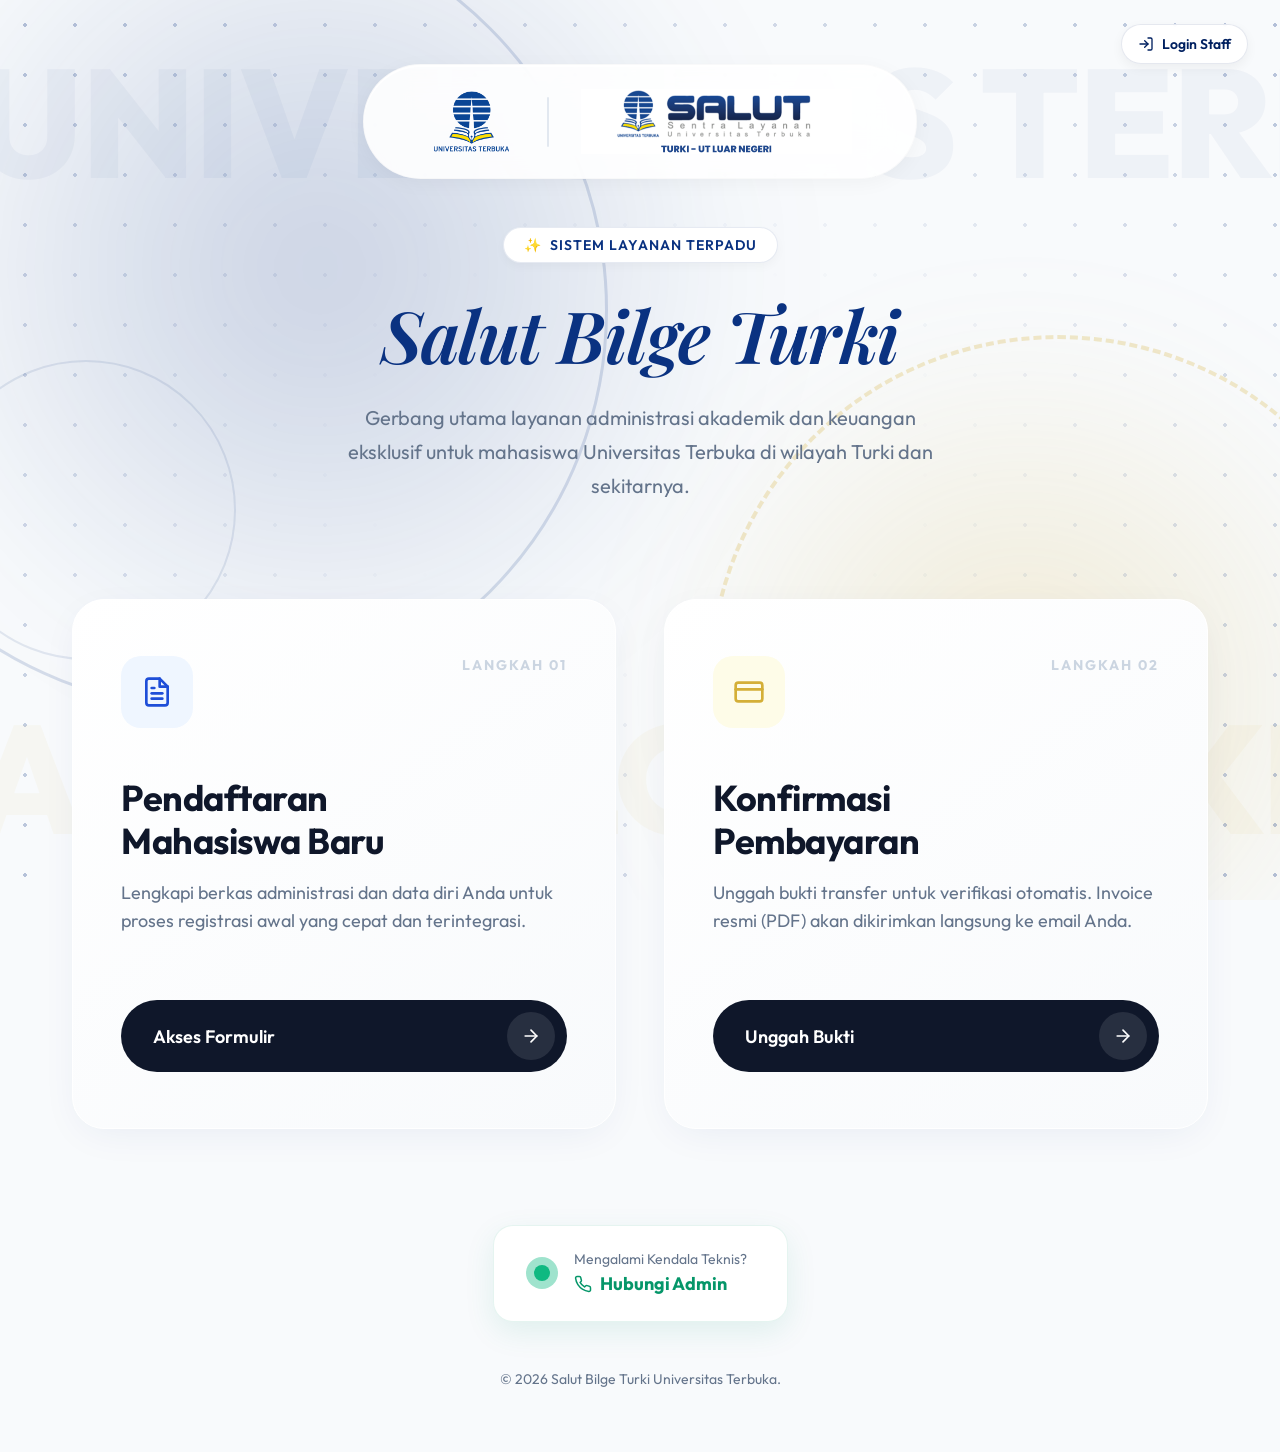
<file: index.html>
<!DOCTYPE html>
<html lang="id">
<head>
    <meta charset="UTF-8">
    <meta name="viewport" content="width=device-width, initial-scale=1.0">
    <title>Portal Layanan Premium - Salut Bilge Turki UT</title>
    <link rel="preconnect" href="https://fonts.googleapis.com">
    <link rel="preconnect" href="https://fonts.gstatic.com" crossorigin>
    <link href="https://fonts.googleapis.com/css2?family=Outfit:wght@300;400;500;600;700;800&family=Playfair+Display:ital,wght@0,600;1,600&display=swap" rel="stylesheet">
    <link rel="stylesheet" href="styles.css">
</head>
<body>
    <!-- Premium Circular Transition Overlay -->
    <div class="circular-transition" id="circularTransition"></div>
    <div class="transition-content" id="transitionContent">
        <img src="ut_logo.png" alt="Loading" class="transition-logo">
        <div class="transition-spinner"></div>
    </div>

    <!-- Animated Aurora Background -->
    <div class="aurora-bg">
        <div class="bg-grid"></div>
        
        <!-- Huge Background Typography -->
        <div class="watermark-text watermark-top">UNIVERSITAS TERBUKA</div>
        <div class="watermark-text watermark-bottom">SALUT BILGE TURKI</div>

        <div class="decor-circle-1"></div>
        <div class="decor-circle-2"></div>
        <div class="decor-circle-3"></div>
        <div class="aurora-1"></div>
        <div class="aurora-2"></div>
        <div class="noise-overlay"></div>
    </div>

    <div class="top-nav">
        <a href="https://login-staff.vercel.app/" target="_blank" rel="noopener noreferrer" class="staff-login-btn">
            <svg xmlns="http://www.w3.org/2000/svg" width="16" height="16" viewBox="0 0 24 24" fill="none" stroke="currentColor" stroke-width="2" stroke-linecap="round" stroke-linejoin="round"><path d="M15 3h4a2 2 0 0 1 2 2v14a2 2 0 0 1-2 2h-4"></path><polyline points="10 17 15 12 10 7"></polyline><line x1="15" y1="12" x2="3" y2="12"></line></svg>
            Login Staff
        </a>
    </div>

    <div class="container">
        <header class="header-section">
            <div class="logo-pill">
                <img src="ut_logo.png" alt="Logo UT" class="logo">
                <div class="logo-divider"></div>
                <img src="salut_logo.png" alt="Logo Salut" class="logo">
            </div>
            
            <div class="title-wrapper">
                <div class="premium-badge">
                    <span class="sparkle">✨</span> Sistem Layanan Terpadu
                </div>
                <h1 class="main-title">
                    <span class="italic-serif">Salut Bilge Turki</span>
                </h1>
                <p class="subtitle">Gerbang utama layanan administrasi akademik dan keuangan eksklusif untuk mahasiswa Universitas Terbuka di wilayah Turki dan sekitarnya.</p>
            </div>
        </header>

        <main class="services-grid">
            <!-- Card 1: Pendaftaran -->
            <a href="pendaftaran/index.html" class="service-card group">
                <div class="card-bg"></div>
                <div class="card-content">
                    <div class="card-header">
                        <div class="icon-box icon-blue">
                            <svg xmlns="http://www.w3.org/2000/svg" width="32" height="32" viewBox="0 0 24 24" fill="none" stroke="currentColor" stroke-width="2" stroke-linecap="round" stroke-linejoin="round">
                                <path d="M14 2H6a2 2 0 0 0-2 2v16a2 2 0 0 0 2 2h12a2 2 0 0 0 2-2V8z"></path>
                                <polyline points="14 2 14 8 20 8"></polyline>
                                <line x1="16" y1="13" x2="8" y2="13"></line>
                                <line x1="16" y1="17" x2="8" y2="17"></line>
                                <polyline points="10 9 9 9 8 9"></polyline>
                            </svg>
                        </div>
                        <div class="step-label">Langkah 01</div>
                    </div>
                    
                    <h2 class="card-title">Pendaftaran<br>Mahasiswa Baru</h2>
                    <p class="card-desc">Lengkapi berkas administrasi dan data diri Anda untuk proses registrasi awal yang cepat dan terintegrasi.</p>
                    
                    <div class="btn-primary">
                        <span>Akses Formulir</span>
                        <div class="arrow-circle">
                            <svg xmlns="http://www.w3.org/2000/svg" width="20" height="20" viewBox="0 0 24 24" fill="none" stroke="currentColor" stroke-width="2" stroke-linecap="round" stroke-linejoin="round"><line x1="5" y1="12" x2="19" y2="12"></line><polyline points="12 5 19 12 12 19"></polyline></svg>
                        </div>
                    </div>
                </div>
            </a>

            <!-- Card 2: Pembayaran -->
            <a href="pembayaran/index.html" class="service-card group">
                <div class="card-bg"></div>
                <div class="card-content">
                    <div class="card-header">
                        <div class="icon-box icon-gold">
                            <svg xmlns="http://www.w3.org/2000/svg" width="32" height="32" viewBox="0 0 24 24" fill="none" stroke="currentColor" stroke-width="2" stroke-linecap="round" stroke-linejoin="round">
                                <rect x="2" y="5" width="20" height="14" rx="2"></rect>
                                <line x1="2" y1="10" x2="22" y2="10"></line>
                            </svg>
                        </div>
                        <div class="step-label">Langkah 02</div>
                    </div>
                    
                    <h2 class="card-title">Konfirmasi<br>Pembayaran</h2>
                    <p class="card-desc">Unggah bukti transfer untuk verifikasi otomatis. Invoice resmi (PDF) akan dikirimkan langsung ke email Anda.</p>
                    
                    <div class="btn-primary">
                        <span>Unggah Bukti</span>
                        <div class="arrow-circle">
                            <svg xmlns="http://www.w3.org/2000/svg" width="20" height="20" viewBox="0 0 24 24" fill="none" stroke="currentColor" stroke-width="2" stroke-linecap="round" stroke-linejoin="round"><line x1="5" y1="12" x2="19" y2="12"></line><polyline points="12 5 19 12 12 19"></polyline></svg>
                        </div>
                    </div>
                </div>
            </a>
        </main>

        <footer class="footer">
            <div class="wa-support-box">
                <div class="pulse-ring"></div>
                <div class="wa-text">
                    <p class="wa-title">Mengalami Kendala Teknis?</p>
                    <a href="https://wa.me/6282246550891" target="_blank" class="wa-link">
                        <svg xmlns="http://www.w3.org/2000/svg" width="18" height="18" viewBox="0 0 24 24" fill="none" stroke="currentColor" stroke-width="2" stroke-linecap="round" stroke-linejoin="round"><path d="M22 16.92v3a2 2 0 0 1-2.18 2 19.79 19.79 0 0 1-8.63-3.07 19.5 19.5 0 0 1-6-6 19.79 19.79 0 0 1-3.07-8.67A2 2 0 0 1 4.11 2h3a2 2 0 0 1 2 1.72 12.84 12.84 0 0 0 .7 2.81 2 2 0 0 1-.45 2.11L8.09 9.91a16 16 0 0 0 6 6l1.27-1.27a2 2 0 0 1 2.11-.45 12.84 12.84 0 0 0 2.81.7A2 2 0 0 1 22 16.92z"></path></svg>
                        Hubungi Admin
                    </a>
                </div>
            </div>
            <p>&copy; 2026 Salut Bilge Turki Universitas Terbuka.</p>
        </footer>
    </div>
    
    <script src="script.js"></script>
</body>
</html>
</file>
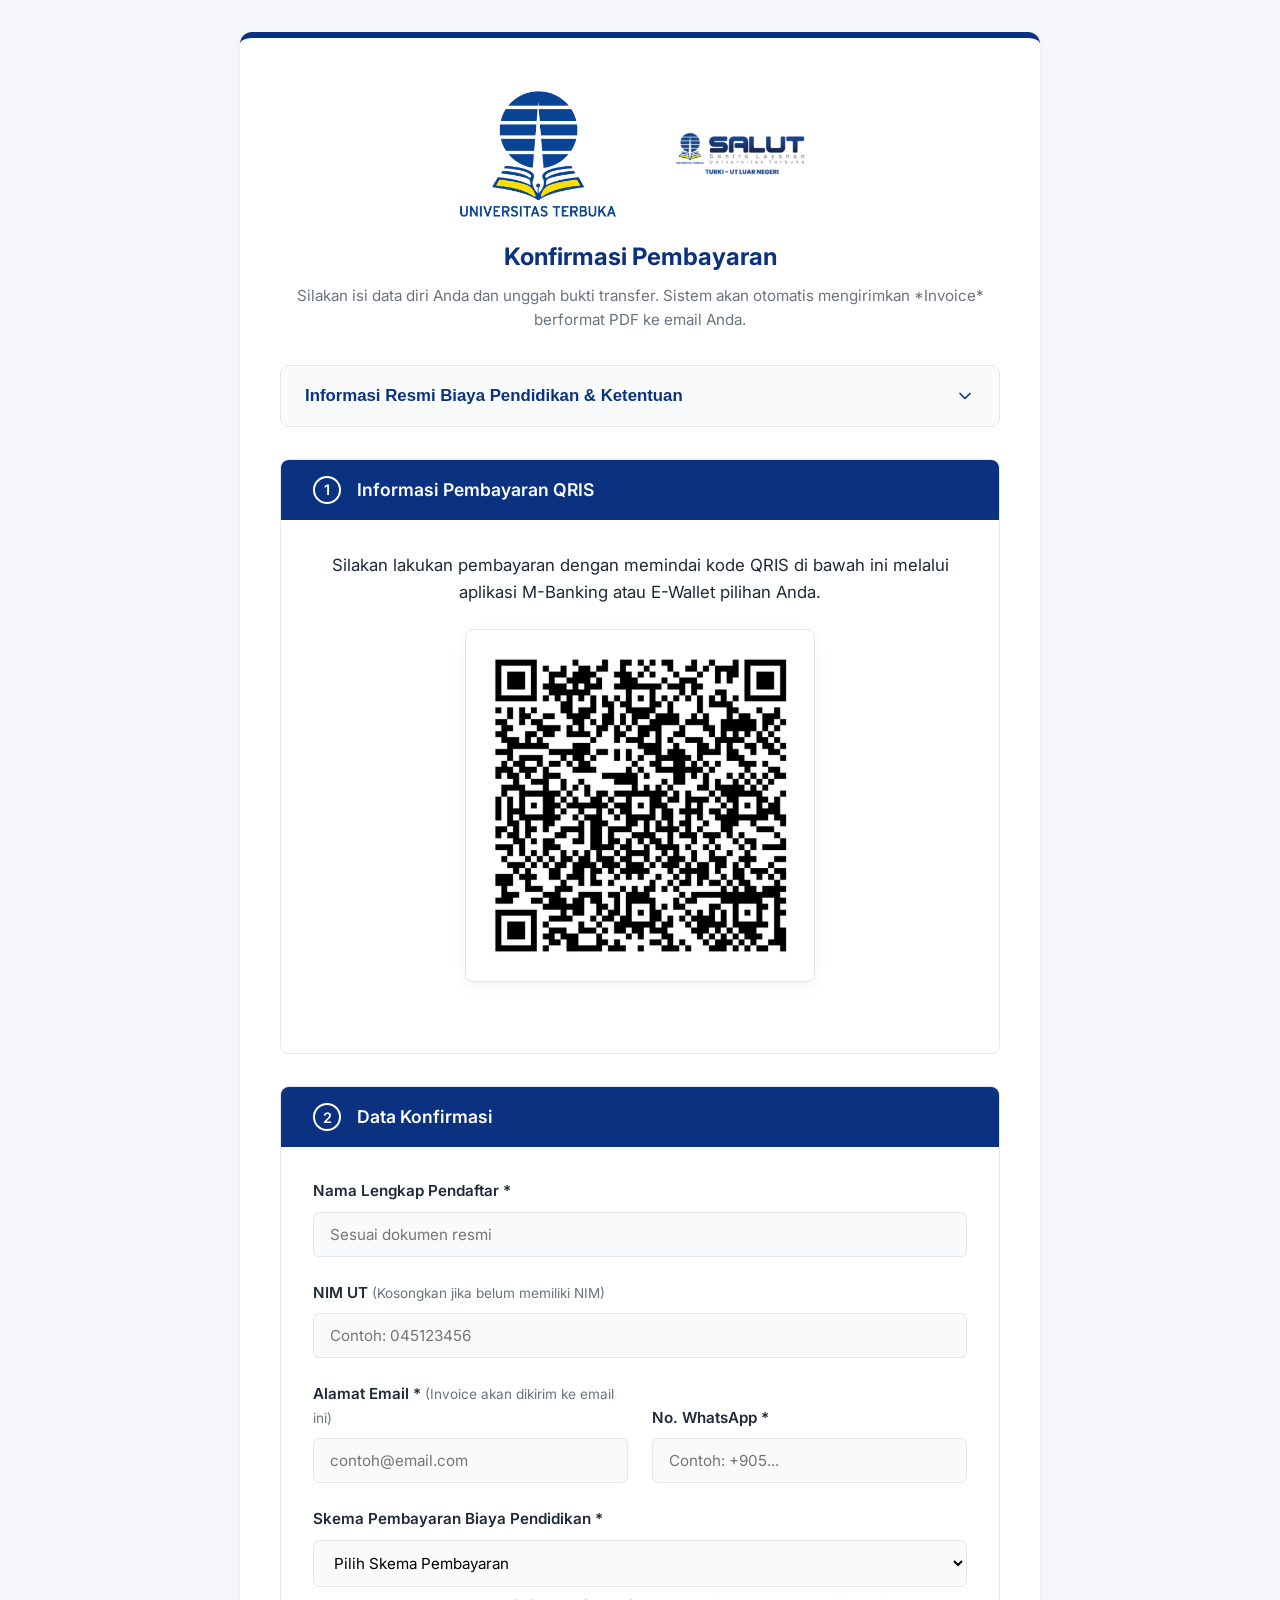
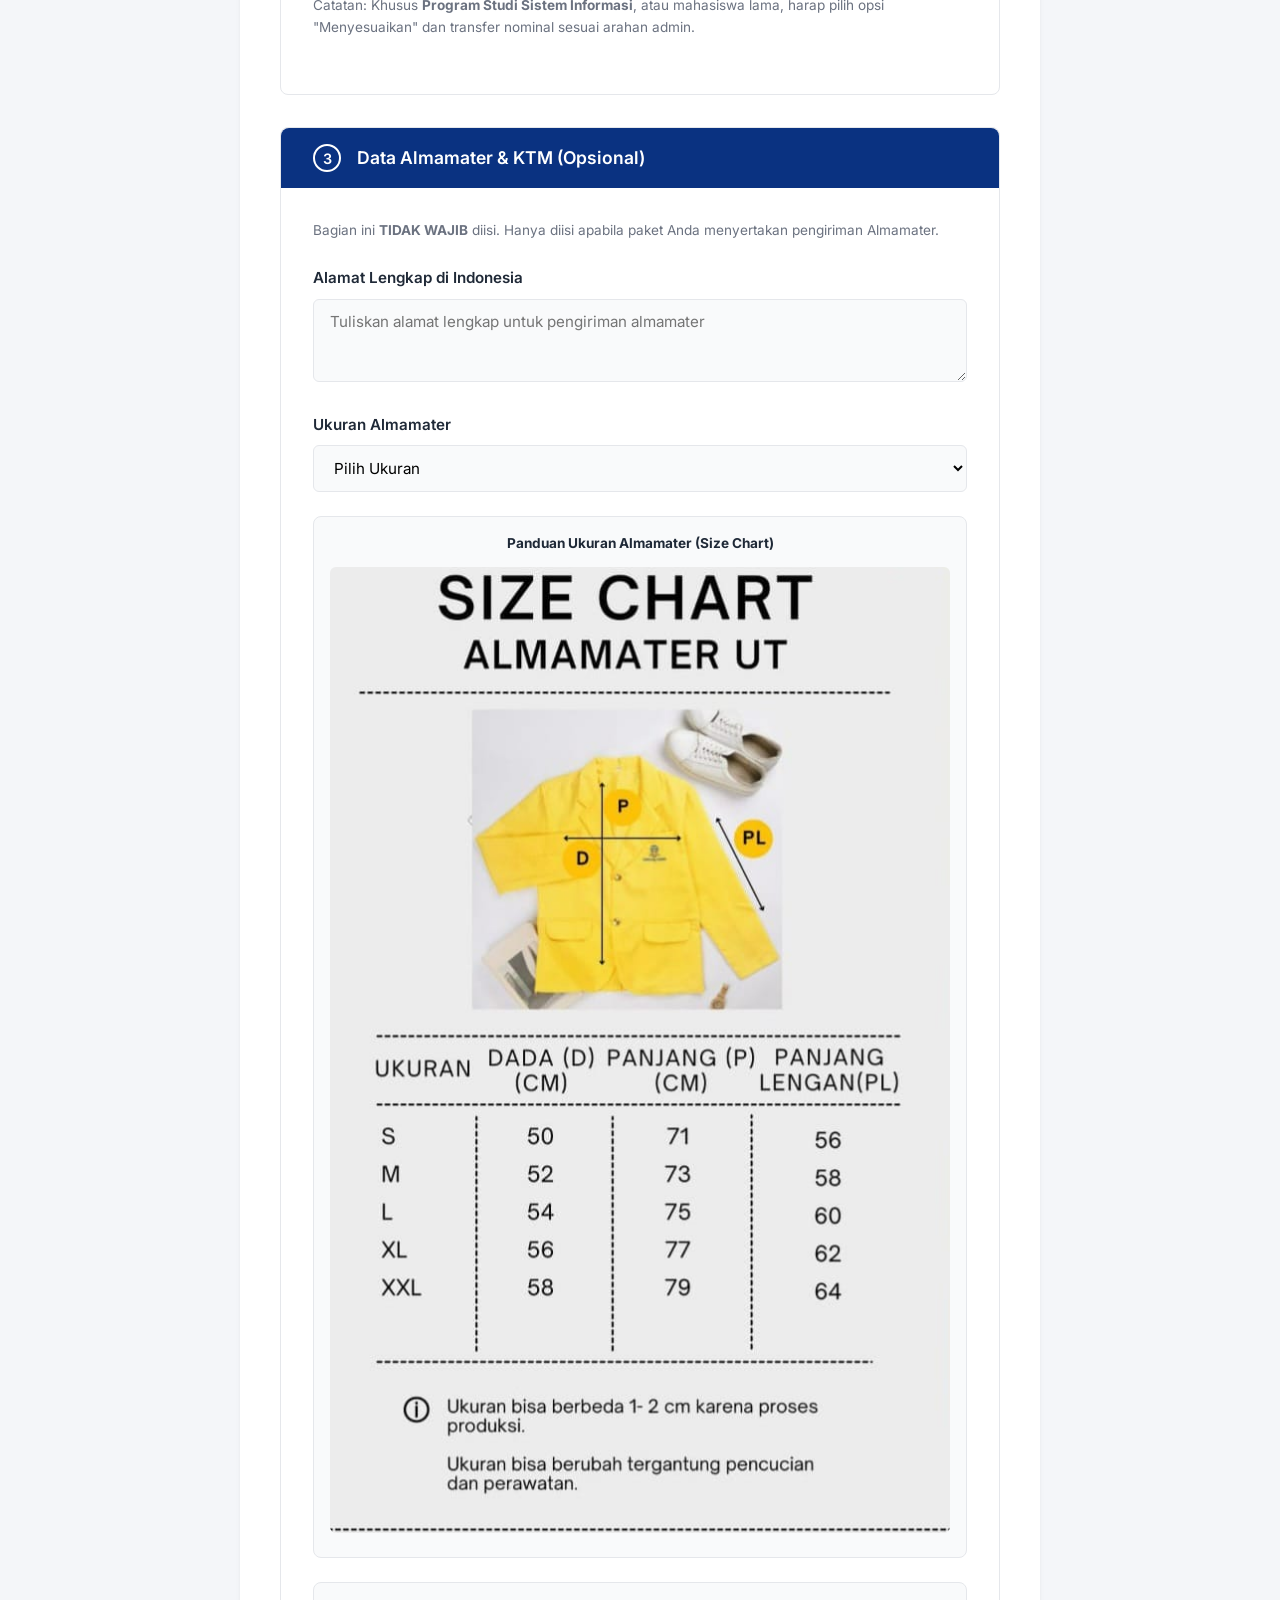
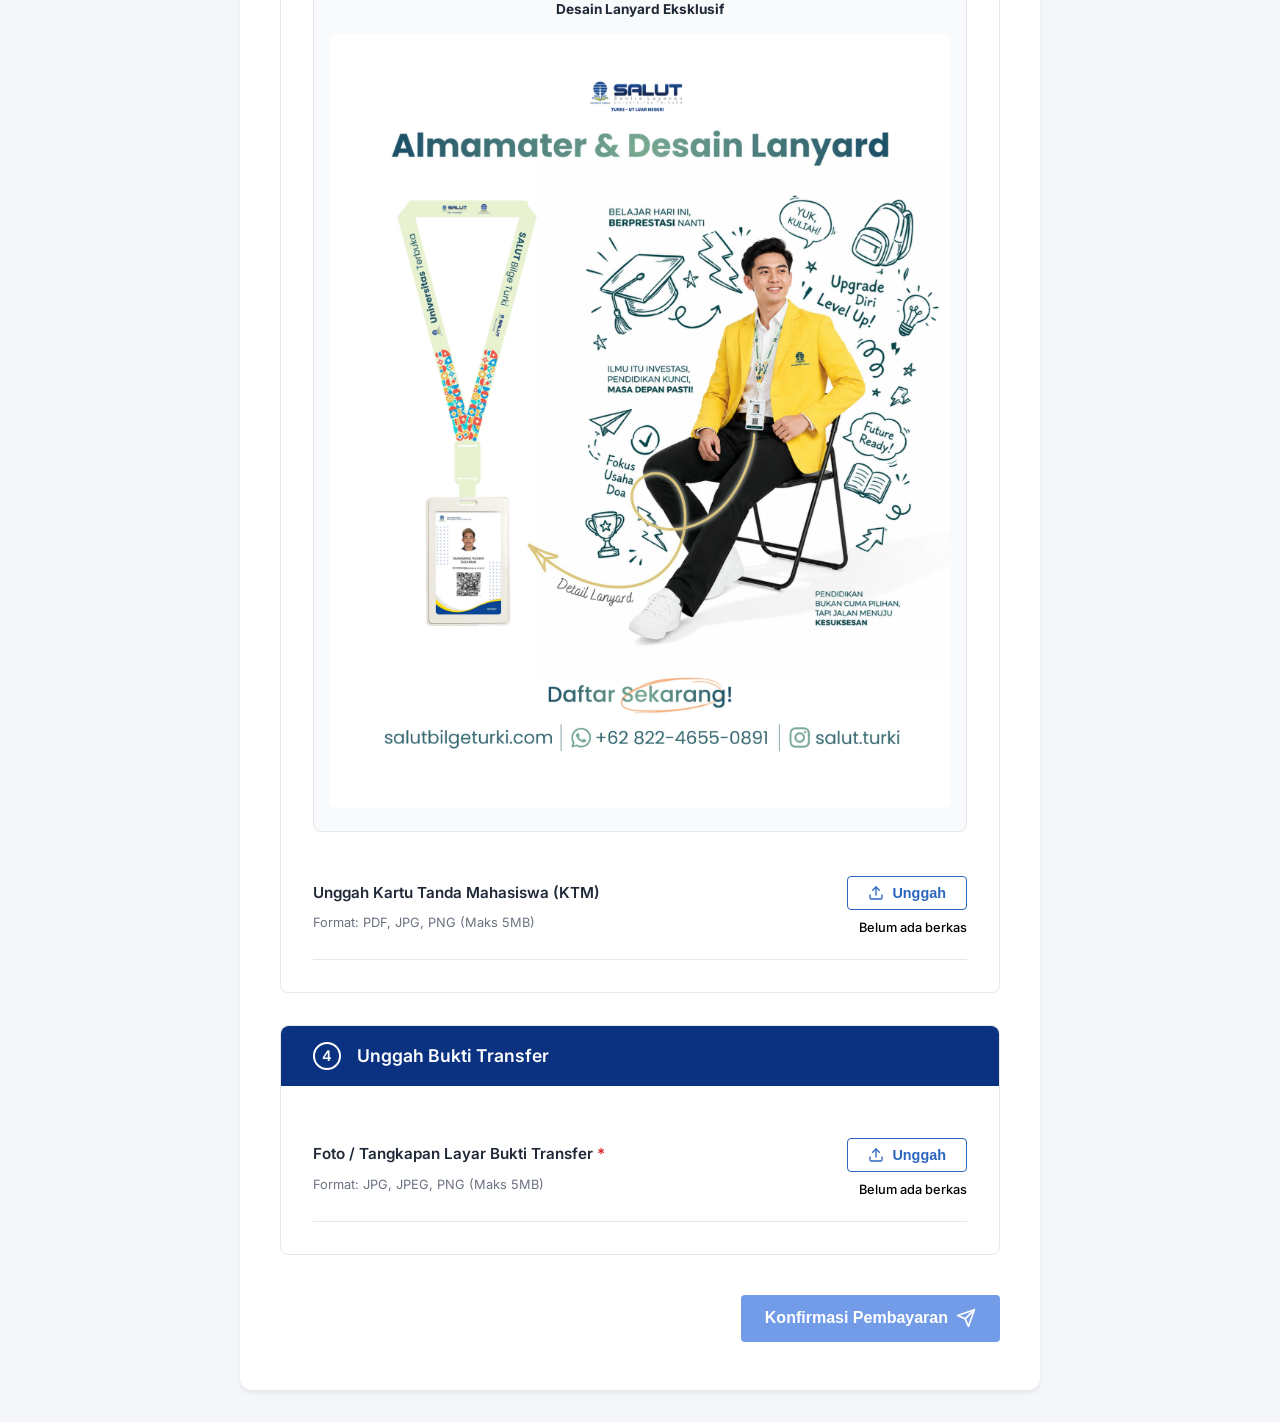
<file: pembayaran/index.html>
﻿<!DOCTYPE html>
<html lang="id">
<head>
    <meta charset="UTF-8">
    <meta name="viewport" content="width=device-width, initial-scale=1.0">
    <title>Pembayaran & Konfirmasi - Salut Bilge Turki UT</title>
    <meta name="description" content="Formulir konfirmasi pembayaran layanan Salut Bilge Turki Universitas Terbuka.">
    <link href="https://fonts.googleapis.com/css2?family=Inter:wght@300;400;500;600;700&display=swap" rel="stylesheet">
    <link rel="stylesheet" href="styles.css">
</head>
<body>
    <div class="background-decor"></div>
    <div class="container">
        <header class="form-header" id="formHeader">
            <div class="logo-container">
                <img src="ut_logo.png" alt="Logo Universitas Terbuka" class="logo" id="headerLogoUT" onerror="this.src='https://via.placeholder.com/150x100.png?text=UT+LOGO'">
                <img src="salut_logo.png" alt="Logo Salut Turki" class="logo" id="headerLogoSalut" onerror="this.src='https://via.placeholder.com/250x100.png?text=SALUT+TURKI+LOGO'">
            </div>
            <h1 id="mainTitle">Konfirmasi Pembayaran</h1>
            <p id="mainSubtitle">Silakan isi data diri Anda dan unggah bukti transfer. Sistem akan otomatis mengirimkan *Invoice* berformat PDF ke email Anda.</p>
        </header>

        <!-- Informasi Akademik (Accordion) -->
        <div class="info-accordion">
            <button class="accordion-btn" type="button" id="infoAccordionBtn">
                <span> Informasi Resmi Biaya Pendidikan & Ketentuan</span>
                <svg class="chevron" xmlns="http://www.w3.org/2000/svg" width="20" height="20" viewBox="0 0 24 24" fill="none" stroke="currentColor" stroke-width="2" stroke-linecap="round" stroke-linejoin="round"><polyline points="6 9 12 15 18 9"></polyline></svg>
            </button>
            <div class="accordion-content" id="infoAccordionContent">
                                    <div class="accordion-inner">
                        <h3>Informasi Biaya Sentra Layanan Universitas Terbuka Turki</h3>
                        <p>Sentra Layanan Universitas Terbuka Turki menyediakan pendampingan akademik dan administrasi mahasiswa selama masa studi dengan skema pembayaran yang fleksibel dan terstruktur.</p>

                        <hr>

                        <h3>Skema Pembayaran Per Semester</h3>
                        <p><strong>Semester 1 &mdash; Rp729.000</strong><br>
                        Rp599.000 Biaya Sentra Layanan + Rp130.000 Biaya Admisi dan Materai.</p>
                        
                        <p><strong>Semester 2 &mdash; Rp599.000</strong><br>
                        Biaya Sentra Layanan sebesar Rp599.000.</p>
                        
                        <p><strong>Semester 3 dan seterusnya &mdash; Rp449.000/semester</strong></p>

                        <hr>

                        <h3>Skema Layanan Hingga Lulus</h3>
                        <p>Mahasiswa dapat melakukan pembayaran Biaya Sentra Layanan sekaligus untuk seluruh masa studi.</p>
                        <p><strong>Biaya hingga lulus: Rp3.889.000</strong><br>
                        Besaran pembayaran secara semesteran selama 8 semester adalah Rp4.341.000, sehingga skema hingga lulus memberikan besaran biaya khusus dengan selisih Rp452.000.</p>
                        <p>Pembayaran dilakukan satu kali pada awal masa studi.</p>

                        <hr>

                        <h3>Biaya Pendidikan / UKT</h3>
                        <p>Biaya Sentra Layanan belum termasuk UKT/Biaya Pendidikan Universitas Terbuka.</p>
                        <p>UKT dibayarkan setiap semester berdasarkan jumlah SKS yang diregistrasikan:</p>
                        <ul>
                            <li><strong>Program Studi umum:</strong> Rp120.000/SKS</li>
                            <li><strong>Program Studi Sistem Informasi:</strong> Rp250.000/SKS</li>
                        </ul>

                        <hr>

                        <h3>Student Kit</h3>
                        <p>Student Kit terdiri atas Almamater, KTM, dan Lanyard, diberikan satu kali selama masa studi.</p>
                        <ul>
                            <li>Pembayaran secara semesteran &rarr; Student Kit dikirim pada <strong>Semester 2</strong>.</li>
                            <li>Pembayaran awal Semester 2 sebesar Rp300.000 pada Semester 1 &rarr; Student Kit dapat dikirim pada <strong>Semester 1</strong>.</li>
                            <li>Skema Layanan Hingga Lulus Rp3.889.000 &rarr; Student Kit dikirim pada <strong>Semester 1</strong>.</li>
                        </ul>
                        <p>Pengiriman dilakukan ke alamat di Indonesia dan biaya pengiriman menjadi tanggung jawab penerima.</p>

                        <hr>

                        <h3>Layanan Pendampingan</h3>
                        <p>Biaya Sentra Layanan mencakup pendampingan akademik dan administrasi, informasi kegiatan perkuliahan, pengingat agenda akademik, pendampingan registrasi, serta konsultasi dan bantuan administratif selama masa studi.</p>
                        
                        <p class="help-text" style="font-size: 0.85rem; margin-top: 1rem; color: #4B5563;"><em><strong>Catatan:</strong> Biaya pendidikan belum termasuk mata kuliah ulang/remedial apabila diperlukan. Besaran biaya dan ketentuan layanan dapat disesuaikan dengan kebijakan Universitas Terbuka yang berlaku.</em></p>
                    </div>
            </div>
        </div>

        <form id="paymentForm" class="main-form">
            <!-- Informasi Pembayaran -->
            <section class="form-section payment-section">
                <div class="section-header">
                    <span class="section-number">1</span>
                    <h2>Informasi Pembayaran QRIS</h2>
                </div>
                
                <div class="payment-info">
                    <p class="payment-instructions">Silakan lakukan pembayaran dengan memindai kode QRIS di bawah ini melalui aplikasi M-Banking atau E-Wallet pilihan Anda.</p>
                    
                    <div class="qris-container">
                        <img src="qris.png" alt="QRIS Pembayaran Salut Turki" class="qris-image" onerror="this.src='https://via.placeholder.com/300x400.png?text=QRIS+CODE+HERE'">
                    </div>
                </div>
            </section>

            <!-- Data Konfirmasi -->
            <section class="form-section">
                <div class="section-header">
                    <span class="section-number">2</span>
                    <h2>Data Konfirmasi</h2>
                </div>
                
                <div class="input-group">
                    <label for="namaLengkap">Nama Lengkap Pendaftar *</label>
                    <input type="text" id="namaLengkap" name="namaLengkap" placeholder="Sesuai dokumen resmi" required>
                </div>

                <div class="input-group">
                    <label for="nimUT">NIM UT <span class="help-text">(Kosongkan jika belum memiliki NIM)</span></label>
                    <input type="text" id="nimUT" name="nimUT" placeholder="Contoh: 045123456">
                </div>

                <div class="form-row">
                    <div class="input-group">
                        <label for="email">Alamat Email * <span class="help-text">(Invoice akan dikirim ke email ini)</span></label>
                        <input type="email" id="email" name="email" placeholder="contoh@email.com" required>
                    </div>
                    <div class="input-group">
                        <label for="noWA">No. WhatsApp *</label>
                        <input type="tel" id="noWA" name="noWA" placeholder="Contoh: +905..." required>
                    </div>
                </div>

                <div class="input-group">
                                        <label for="layanan">Skema Pembayaran Biaya Pendidikan *</label>
                    <select id="layanan" name="layanan" required>
                        <option value="" disabled selected>Pilih Skema Pembayaran</option>
                        <optgroup label="Skema Pembayaran Per Semester">
                            <option value="Semester 1 - Rp729.000">Semester 1 &mdash; Rp729.000</option>
                            <option value="Semester 2 - Rp599.000">Semester 2 &mdash; Rp599.000</option>
                            <option value="Semester 3 dan seterusnya - Rp449.000">Semester 3 dan seterusnya &mdash; Rp449.000</option>
                        </optgroup>
                        <optgroup label="Skema Layanan Hingga Lulus">
                            <option value="Biaya hingga lulus - Rp3.889.000">Biaya hingga lulus &mdash; Rp3.889.000</option>
                        </optgroup>
                        <optgroup label="Lainnya">
                            <option value="Mahasiswa Lama / Prodi SI - Menyesuaikan">Mahasiswa Lama / Prodi SI (Sesuai Arahan Admin)</option>
                        </optgroup>
                    </select>
                    <p class="help-text" style="margin-top: 0.5rem;">Catatan: Khusus <strong>Program Studi Sistem Informasi</strong>, atau mahasiswa lama, harap pilih opsi "Menyesuaikan" dan transfer nominal sesuai arahan admin.</p>
                </div>
            </section>
            
            <!-- Data Almamater -->
            <section class="form-section">
                <div class="section-header">
                    <span class="section-number">3</span>
                    <h2>Data Almamater & KTM (Opsional)</h2>
                </div>
                
                <p class="help-text" style="margin-bottom: 1.5rem;">Bagian ini <strong>TIDAK WAJIB</strong> diisi. Hanya diisi apabila paket Anda menyertakan pengiriman Almamater.</p>

                <div class="input-group">
                    <label for="alamatIndonesia">Alamat Lengkap di Indonesia</label>
                    <textarea id="alamatIndonesia" name="alamatIndonesia" rows="3" placeholder="Tuliskan alamat lengkap untuk pengiriman almamater"></textarea>
                </div>

                <div class="input-group">
                    <label for="ukuranAlmet">Ukuran Almamater</label>
                    <select id="ukuranAlmet" name="ukuranAlmet">
                        <option value="" disabled selected>Pilih Ukuran</option>
                        <option value="S">S</option>
                        <option value="M">M</option>
                        <option value="L">L</option>
                        <option value="XL">XL</option>
                        <option value="XXL">XXL</option>
                    </select>
                    
                    <div style="margin-top: 1.5rem; text-align: center; background-color: #F9FAFB; padding: 1rem; border-radius: 8px; border: 1px solid #E5E7EB;">
                        <p class="help-text" style="margin-bottom: 0.75rem; color: #1F2937;"><strong>Panduan Ukuran Almamater (Size Chart)</strong></p>
                        <img src="size_chart.jpeg" alt="Size Chart Almamater" style="max-width: 100%; height: auto; border-radius: 6px;" onerror="this.style.display='none'">
                    </div>

                    <div style="margin-top: 1.5rem; text-align: center; background-color: #F9FAFB; padding: 1rem; border-radius: 8px; border: 1px solid #E5E7EB;">
                        <p class="help-text" style="margin-bottom: 0.75rem; color: #1F2937;"><strong>Desain Lanyard Eksklusif</strong></p>
                        <img src="lanyard.jpg" alt="Desain Lanyard Salut Turki" style="max-width: 100%; height: auto; border-radius: 6px;" onerror="this.style.display='none'">
                    </div>
                </div>

                <div class="upload-item">
                    <div class="upload-item-info">
                        <label for="ktm">Unggah Kartu Tanda Mahasiswa (KTM)</label>
                        <span class="file-format">Format: PDF, JPG, PNG (Maks 5MB)</span>
                    </div>
                    <div class="upload-action">
                        <input type="file" id="ktm" name="ktm" accept="image/png, image/jpeg, image/jpg, application/pdf" class="file-input-hidden">
                        <button type="button" class="btn-upload" onclick="document.getElementById('ktm').click()">
                            <svg xmlns="http://www.w3.org/2000/svg" width="16" height="16" viewBox="0 0 24 24" fill="none" stroke="currentColor" stroke-width="2" stroke-linecap="round" stroke-linejoin="round"><path d="M21 15v4a2 2 0 0 1-2 2H5a2 2 0 0 1-2-2v-4"></path><polyline points="17 8 12 3 7 8"></polyline><line x1="12" y1="3" x2="12" y2="15"></line></svg>
                            Unggah
                        </button>
                        <span id="ktmName" class="file-chosen-text">Belum ada berkas</span>
                    </div>
                </div>
            </section>

            <!-- Bukti Transfer -->
            <section class="form-section">
                <div class="section-header">
                    <span class="section-number">4</span>
                    <h2>Unggah Bukti Transfer</h2>
                </div>

                <div class="upload-item">
                    <div class="upload-item-info">
                        <label for="buktiTransfer">Foto / Tangkapan Layar Bukti Transfer <span class="required-asterisk">*</span></label>
                        <span class="file-format">Format: JPG, JPEG, PNG (Maks 5MB)</span>
                    </div>
                    <div class="upload-action">
                        <input type="file" id="buktiTransfer" name="buktiTransfer" accept="image/png, image/jpeg, image/jpg" class="file-input-hidden">
                        <button type="button" class="btn-upload" onclick="document.getElementById('buktiTransfer').click()">
                            <svg xmlns="http://www.w3.org/2000/svg" width="16" height="16" viewBox="0 0 24 24" fill="none" stroke="currentColor" stroke-width="2" stroke-linecap="round" stroke-linejoin="round"><path d="M21 15v4a2 2 0 0 1-2 2H5a2 2 0 0 1-2-2v-4"></path><polyline points="17 8 12 3 7 8"></polyline><line x1="12" y1="3" x2="12" y2="15"></line></svg>
                            Unggah
                        </button>
                        <span id="buktiTransferName" class="file-chosen-text">Belum ada berkas</span>
                    </div>
                </div>
            </section>

            <div class="form-actions">
                <button type="submit" id="submitBtn" class="submit-btn">
                    <span>Konfirmasi Pembayaran</span>
                    <svg xmlns="http://www.w3.org/2000/svg" width="20" height="20" viewBox="0 0 24 24" fill="none" stroke="currentColor" stroke-width="2" stroke-linecap="round" stroke-linejoin="round"><line x1="22" y1="2" x2="11" y2="13"></line><polygon points="22 2 15 22 11 13 2 9 22 2"></polygon></svg>
                </button>
            </div>
            
            <div id="statusMessage" class="status-message hidden"></div>
        </form>

        <!-- Success Screen -->
        <div id="successScreen" class="success-screen hidden">
            <div class="success-icon">
                <svg xmlns="http://www.w3.org/2000/svg" width="64" height="64" viewBox="0 0 24 24" fill="none" stroke="currentColor" stroke-width="2" stroke-linecap="round" stroke-linejoin="round"><path d="M22 11.08V12a10 10 0 1 1-5.93-9.14"></path><polyline points="22 4 12 14.01 9 11.01"></polyline></svg>
            </div>
            <h2>Pembayaran Sedang Diproses</h2>
            <p class="success-primary-text">Terima kasih atas pembayaran Anda. Tim kami akan melakukan verifikasi terlebih dahulu.</p>
            
            <div class="privacy-notice">
                <svg xmlns="http://www.w3.org/2000/svg" width="24" height="24" viewBox="0 0 24 24" fill="none" stroke="currentColor" stroke-width="2" stroke-linecap="round" stroke-linejoin="round"><rect x="3" y="11" width="18" height="11" rx="2" ry="2"></rect><path d="M7 11V7a5 5 0 0 1 10 0v4"></path></svg>
                <p>Jika pembayaran telah terkonfirmasi, Invoice resmi akan dikirimkan ke email Anda atau admin kami akan menghubungi Anda via WhatsApp.</p>
            </div>

            <button type="button" class="btn-back-home" onclick="window.location.reload()">
                Selesai
            </button>
        </div>
    </div>

    <script src="script.js"></script>
</body>
</html>
</file>
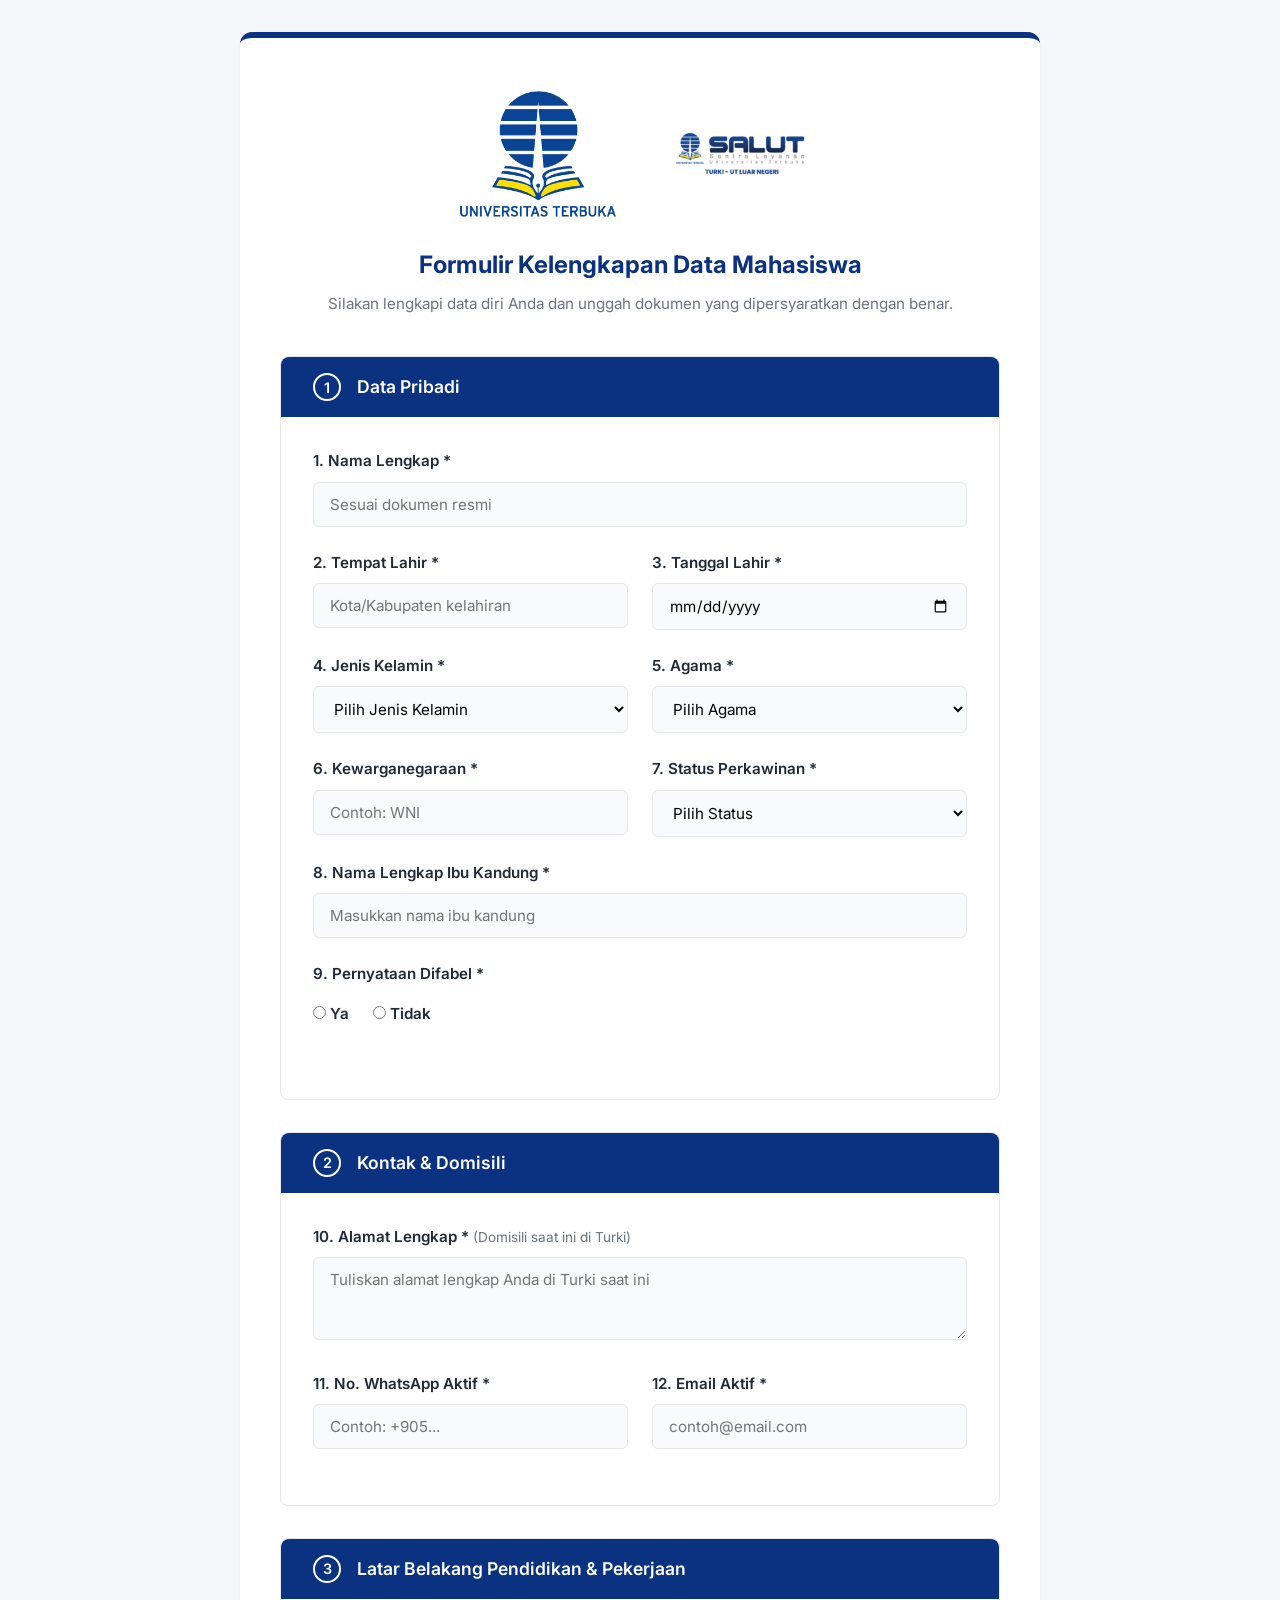
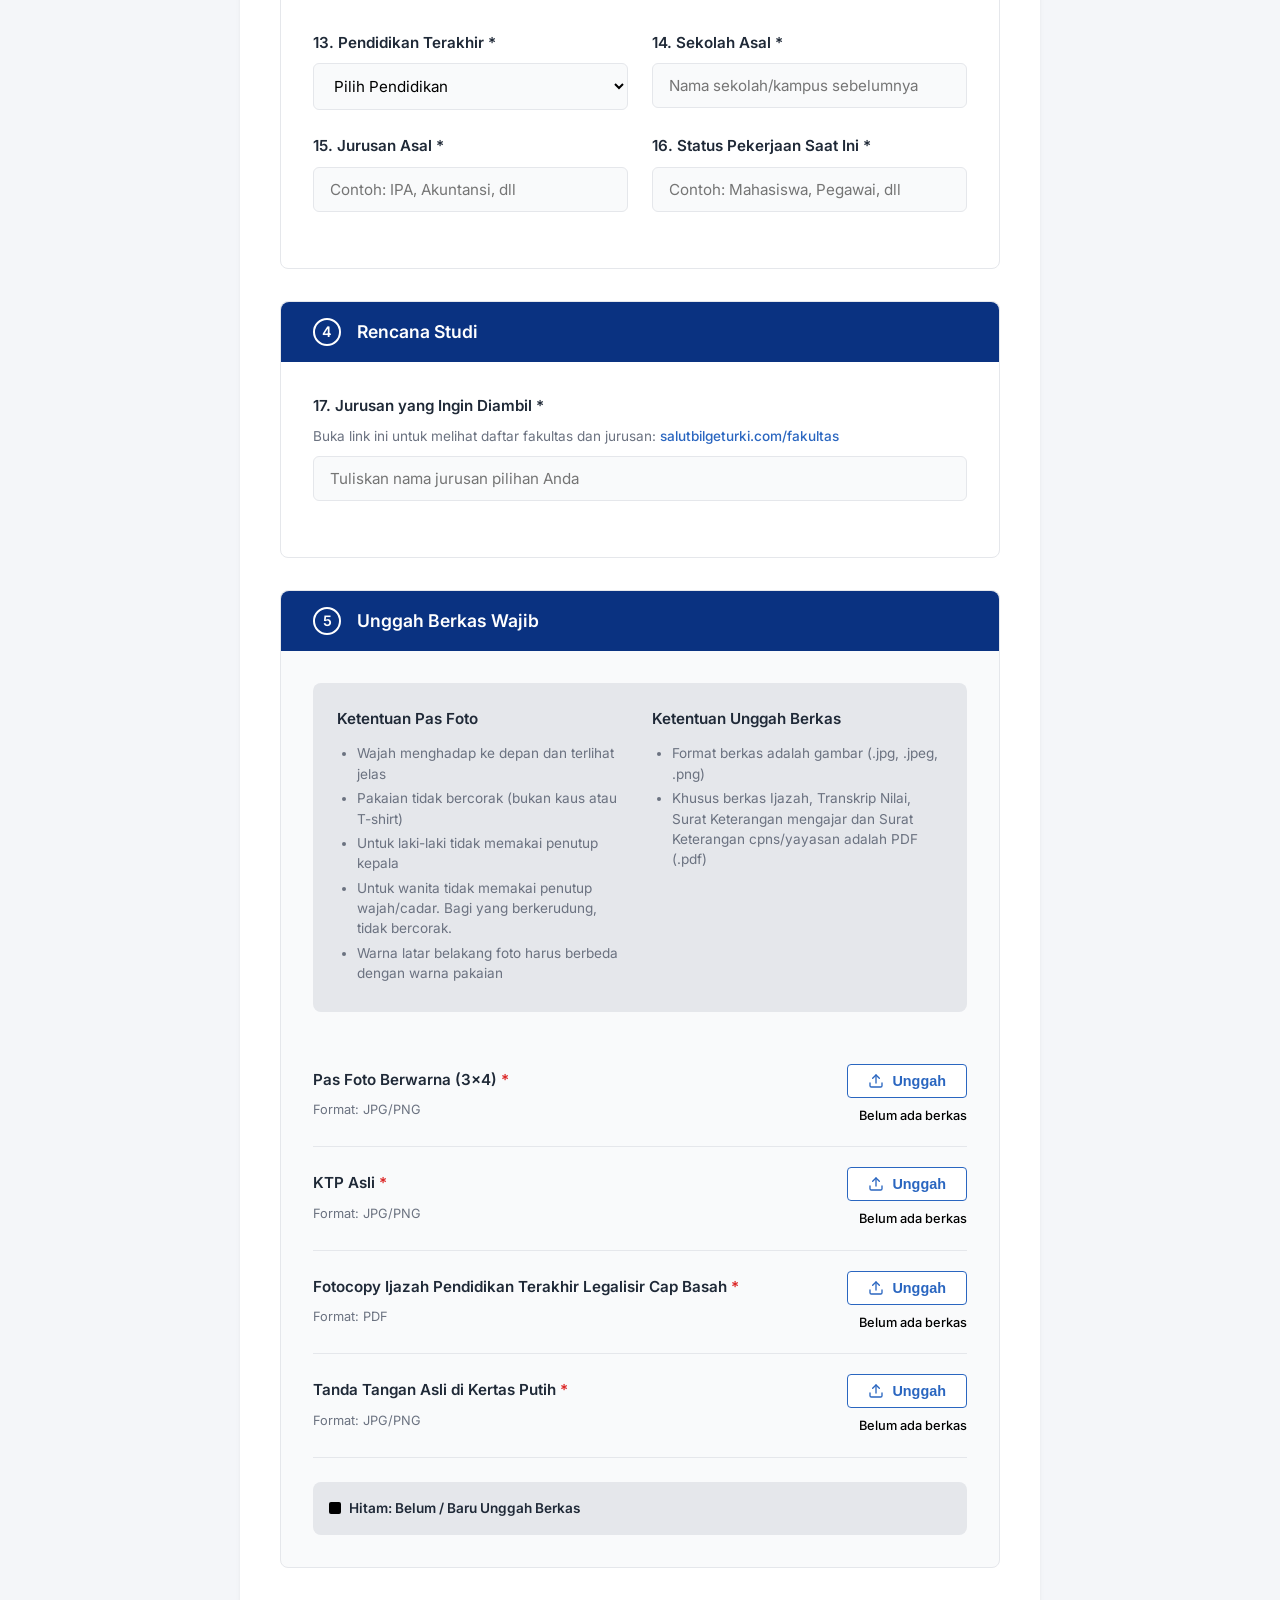
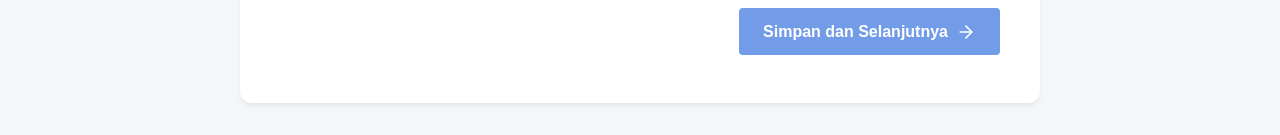
<file: pendaftaran/index.html>
<!DOCTYPE html>
<html lang="id">
<head>
    <meta charset="UTF-8">
    <meta name="viewport" content="width=device-width, initial-scale=1.0">
    <title>Formulir Kelengkapan Data - Salut Bilge Turki UT</title>
    <meta name="description" content="Formulir pemberkasan dan kelengkapan data mahasiswa Salut Bilge Turki Universitas Terbuka.">
    <link href="https://fonts.googleapis.com/css2?family=Inter:wght@300;400;500;600;700&display=swap" rel="stylesheet">
    <link rel="stylesheet" href="styles.css">
</head>
<body>
    <div class="background-decor"></div>
    <div class="container">
        <header class="form-header" id="formHeader">
            <div class="logo-container">
                <img src="ut_logo.png" alt="Logo Universitas Terbuka" class="logo" id="headerLogoUT" onerror="this.src='https://via.placeholder.com/150x100.png?text=UT+LOGO'">
                <img src="salut_logo.png" alt="Logo Salut Turki" class="logo" id="headerLogoSalut" onerror="this.src='https://via.placeholder.com/250x100.png?text=SALUT+TURKI+LOGO'">
            </div>
            <h1 id="mainTitle">Formulir Kelengkapan Data Mahasiswa</h1>
            <p id="mainSubtitle">Silakan lengkapi data diri Anda dan unggah dokumen yang dipersyaratkan dengan benar.</p>
        </header>

        <form id="registrationForm" class="main-form">
            <!-- Bagian 1: Data Pribadi -->
            <section class="form-section">
                <div class="section-header">
                    <span class="section-number">1</span>
                    <h2>Data Pribadi</h2>
                </div>
                
                <div class="input-group">
                    <label for="namaLengkap">1. Nama Lengkap *</label>
                    <input type="text" id="namaLengkap" name="namaLengkap" placeholder="Sesuai dokumen resmi" required>
                </div>

                <div class="form-row">
                    <div class="input-group">
                        <label for="tempatLahir">2. Tempat Lahir *</label>
                        <input type="text" id="tempatLahir" name="tempatLahir" placeholder="Kota/Kabupaten kelahiran" required>
                    </div>
                    <div class="input-group">
                        <label for="tanggalLahir">3. Tanggal Lahir *</label>
                        <input type="date" id="tanggalLahir" name="tanggalLahir" required>
                    </div>
                </div>

                <div class="form-row">
                    <div class="input-group">
                        <label for="jenisKelamin">4. Jenis Kelamin *</label>
                        <select id="jenisKelamin" name="jenisKelamin" required>
                            <option value="" disabled selected>Pilih Jenis Kelamin</option>
                            <option value="Laki-laki">Laki-laki</option>
                            <option value="Perempuan">Perempuan</option>
                        </select>
                    </div>
                    <div class="input-group">
                        <label for="agama">5. Agama *</label>
                        <select id="agama" name="agama" required>
                            <option value="" disabled selected>Pilih Agama</option>
                            <option value="Islam">Islam</option>
                            <option value="Kristen">Kristen</option>
                            <option value="Katolik">Katolik</option>
                            <option value="Hindu">Hindu</option>
                            <option value="Buddha">Buddha</option>
                            <option value="Konghucu">Konghucu</option>
                            <option value="Lainnya">Lainnya</option>
                        </select>
                    </div>
                </div>

                <div class="form-row">
                    <div class="input-group">
                        <label for="kewarganegaraan">6. Kewarganegaraan *</label>
                        <input type="text" id="kewarganegaraan" name="kewarganegaraan" placeholder="Contoh: WNI" required>
                    </div>
                    <div class="input-group">
                        <label for="statusKawin">7. Status Perkawinan *</label>
                        <select id="statusKawin" name="statusKawin" required>
                            <option value="" disabled selected>Pilih Status</option>
                            <option value="Belum Kawin">Belum Kawin</option>
                            <option value="Kawin">Kawin</option>
                            <option value="Cerai Hidup">Cerai Hidup</option>
                            <option value="Cerai Mati">Cerai Mati</option>
                        </select>
                    </div>
                </div>

                <div class="input-group">
                    <label for="namaIbu">8. Nama Lengkap Ibu Kandung *</label>
                    <input type="text" id="namaIbu" name="namaIbu" placeholder="Masukkan nama ibu kandung" required>
                </div>

                <div class="input-group">
                    <label>9. Pernyataan Difabel *</label>
                    <div class="radio-group">
                        <label class="radio-label">
                            <input type="radio" name="difabel" value="Ya" required> Ya
                        </label>
                        <label class="radio-label">
                            <input type="radio" name="difabel" value="Tidak" required> Tidak
                        </label>
                    </div>
                </div>
            </section>

            <!-- Bagian 2: Kontak & Domisili -->
            <section class="form-section">
                <div class="section-header">
                    <span class="section-number">2</span>
                    <h2>Kontak & Domisili</h2>
                </div>

                <div class="input-group">
                    <label for="alamat">10. Alamat Lengkap * <span class="help-text">(Domisili saat ini di Turki)</span></label>
                    <textarea id="alamat" name="alamat" rows="3" placeholder="Tuliskan alamat lengkap Anda di Turki saat ini" required></textarea>
                </div>

                <div class="form-row">
                    <div class="input-group">
                        <label for="noWA">11. No. WhatsApp Aktif *</label>
                        <input type="tel" id="noWA" name="noWA" placeholder="Contoh: +905..." required>
                    </div>
                    <div class="input-group">
                        <label for="email">12. Email Aktif *</label>
                        <input type="email" id="email" name="email" placeholder="contoh@email.com" required>
                    </div>
                </div>
            </section>

            <!-- Bagian 3: Pendidikan & Pekerjaan -->
            <section class="form-section">
                <div class="section-header">
                    <span class="section-number">3</span>
                    <h2>Latar Belakang Pendidikan & Pekerjaan</h2>
                </div>

                <div class="form-row">
                    <div class="input-group">
                        <label for="pendidikanTerakhir">13. Pendidikan Terakhir *</label>
                        <select id="pendidikanTerakhir" name="pendidikanTerakhir" required>
                            <option value="" disabled selected>Pilih Pendidikan</option>
                            <option value="SMA/Sederajat">SMA/SMK/MA/Sederajat</option>
                            <option value="D1/D2/D3">Diploma (D1/D2/D3)</option>
                            <option value="S1/D4">Sarjana (S1/D4)</option>
                            <option value="Lainnya">Lainnya</option>
                        </select>
                    </div>
                    <div class="input-group">
                        <label for="sekolahAsal">14. Sekolah Asal *</label>
                        <input type="text" id="sekolahAsal" name="sekolahAsal" placeholder="Nama sekolah/kampus sebelumnya" required>
                    </div>
                </div>

                <div class="form-row">
                    <div class="input-group">
                        <label for="jurusanAsal">15. Jurusan Asal *</label>
                        <input type="text" id="jurusanAsal" name="jurusanAsal" placeholder="Contoh: IPA, Akuntansi, dll" required>
                    </div>
                    <div class="input-group">
                        <label for="pekerjaan">16. Status Pekerjaan Saat Ini *</label>
                        <input type="text" id="pekerjaan" name="pekerjaan" placeholder="Contoh: Mahasiswa, Pegawai, dll" required>
                    </div>
                </div>
            </section>

            <!-- Bagian 4: Rencana Studi -->
            <section class="form-section">
                <div class="section-header">
                    <span class="section-number">4</span>
                    <h2>Rencana Studi</h2>
                </div>

                <div class="input-group">
                    <label for="jurusanTujuan">17. Jurusan yang Ingin Diambil *</label>
                    <p class="help-text-link">Buka link ini untuk melihat daftar fakultas dan jurusan: <a href="https://salutbilgeturki.com/fakultas" target="_blank">salutbilgeturki.com/fakultas</a></p>
                    <input type="text" id="jurusanTujuan" name="jurusanTujuan" placeholder="Tuliskan nama jurusan pilihan Anda" required>
                </div>
            </section>

            <!-- Bagian 5: Unggah Dokumen -->
            <section class="form-section upload-section-container">
                <div class="section-header">
                    <span class="section-number">5</span>
                    <h2>Unggah Berkas Wajib</h2>
                </div>

                <div class="rules-box">
                    <div class="rules-column">
                        <h3>Ketentuan Pas Foto</h3>
                        <ul>
                            <li>Wajah menghadap ke depan dan terlihat jelas</li>
                            <li>Pakaian tidak bercorak (bukan kaus atau T-shirt)</li>
                            <li>Untuk laki-laki tidak memakai penutup kepala</li>
                            <li>Untuk wanita tidak memakai penutup wajah/cadar. Bagi yang berkerudung, tidak bercorak.</li>
                            <li>Warna latar belakang foto harus berbeda dengan warna pakaian</li>
                        </ul>
                    </div>
                    <div class="rules-column">
                        <h3>Ketentuan Unggah Berkas</h3>
                        <ul>
                            <li>Format berkas adalah gambar (.jpg, .jpeg, .png)</li>
                            <li>Khusus berkas Ijazah, Transkrip Nilai, Surat Keterangan mengajar dan Surat Keterangan cpns/yayasan adalah PDF (.pdf)</li>
                        </ul>
                    </div>
                </div>

                <!-- 1. Pas Foto -->
                <div class="upload-item">
                    <div class="upload-item-info">
                        <label for="pasFoto">Pas Foto Berwarna (3x4) <span class="required-asterisk">*</span></label>
                        <span class="file-format">Format: JPG/PNG</span>
                    </div>
                    <div class="upload-action">
                        <input type="file" id="pasFoto" name="pasFoto" accept="image/png, image/jpeg, image/jpg" required class="file-input-hidden">
                        <button type="button" class="btn-upload" onclick="document.getElementById('pasFoto').click()">
                            <svg xmlns="http://www.w3.org/2000/svg" width="16" height="16" viewBox="0 0 24 24" fill="none" stroke="currentColor" stroke-width="2" stroke-linecap="round" stroke-linejoin="round"><path d="M21 15v4a2 2 0 0 1-2 2H5a2 2 0 0 1-2-2v-4"></path><polyline points="17 8 12 3 7 8"></polyline><line x1="12" y1="3" x2="12" y2="15"></line></svg>
                            Unggah
                        </button>
                        <span id="pasFotoName" class="file-chosen-text">Belum ada berkas</span>
                    </div>
                </div>

                <!-- 2. KTP -->
                <div class="upload-item">
                    <div class="upload-item-info">
                        <label for="ktp">KTP Asli <span class="required-asterisk">*</span></label>
                        <span class="file-format">Format: JPG/PNG</span>
                    </div>
                    <div class="upload-action">
                        <input type="file" id="ktp" name="ktp" accept="image/png, image/jpeg, image/jpg" required class="file-input-hidden">
                        <button type="button" class="btn-upload" onclick="document.getElementById('ktp').click()">
                            <svg xmlns="http://www.w3.org/2000/svg" width="16" height="16" viewBox="0 0 24 24" fill="none" stroke="currentColor" stroke-width="2" stroke-linecap="round" stroke-linejoin="round"><path d="M21 15v4a2 2 0 0 1-2 2H5a2 2 0 0 1-2-2v-4"></path><polyline points="17 8 12 3 7 8"></polyline><line x1="12" y1="3" x2="12" y2="15"></line></svg>
                            Unggah
                        </button>
                        <span id="ktpName" class="file-chosen-text">Belum ada berkas</span>
                    </div>
                </div>

                <!-- 3. Ijazah -->
                <div class="upload-item">
                    <div class="upload-item-info">
                        <label for="ijazah">Fotocopy Ijazah Pendidikan Terakhir Legalisir Cap Basah <span class="required-asterisk">*</span></label>
                        <span class="file-format">Format: PDF</span>
                    </div>
                    <div class="upload-action">
                        <input type="file" id="ijazah" name="ijazah" accept="application/pdf" required class="file-input-hidden">
                        <button type="button" class="btn-upload" onclick="document.getElementById('ijazah').click()">
                            <svg xmlns="http://www.w3.org/2000/svg" width="16" height="16" viewBox="0 0 24 24" fill="none" stroke="currentColor" stroke-width="2" stroke-linecap="round" stroke-linejoin="round"><path d="M21 15v4a2 2 0 0 1-2 2H5a2 2 0 0 1-2-2v-4"></path><polyline points="17 8 12 3 7 8"></polyline><line x1="12" y1="3" x2="12" y2="15"></line></svg>
                            Unggah
                        </button>
                        <span id="ijazahName" class="file-chosen-text">Belum ada berkas</span>
                    </div>
                </div>

                <!-- 4. Tanda Tangan -->
                <div class="upload-item">
                    <div class="upload-item-info">
                        <label for="ttd">Tanda Tangan Asli di Kertas Putih <span class="required-asterisk">*</span></label>
                        <span class="file-format">Format: JPG/PNG</span>
                    </div>
                    <div class="upload-action">
                        <input type="file" id="ttd" name="ttd" accept="image/png, image/jpeg, image/jpg" required class="file-input-hidden">
                        <button type="button" class="btn-upload" onclick="document.getElementById('ttd').click()">
                            <svg xmlns="http://www.w3.org/2000/svg" width="16" height="16" viewBox="0 0 24 24" fill="none" stroke="currentColor" stroke-width="2" stroke-linecap="round" stroke-linejoin="round"><path d="M21 15v4a2 2 0 0 1-2 2H5a2 2 0 0 1-2-2v-4"></path><polyline points="17 8 12 3 7 8"></polyline><line x1="12" y1="3" x2="12" y2="15"></line></svg>
                            Unggah
                        </button>
                        <span id="ttdName" class="file-chosen-text">Belum ada berkas</span>
                    </div>
                </div>

                <div class="upload-legend">
                    <div class="legend-dot"></div>
                    <span>Hitam: Belum / Baru Unggah Berkas</span>
                </div>
            </section>

            <div class="form-actions">
                <button type="submit" id="submitBtn" class="submit-btn">
                    <span>Simpan dan Selanjutnya</span>
                    <svg xmlns="http://www.w3.org/2000/svg" width="20" height="20" viewBox="0 0 24 24" fill="none" stroke="currentColor" stroke-width="2" stroke-linecap="round" stroke-linejoin="round"><line x1="5" y1="12" x2="19" y2="12"></line><polyline points="12 5 19 12 12 19"></polyline></svg>
                </button>
            </div>
            
            <div id="statusMessage" class="status-message hidden"></div>
        </form>

        <!-- Success Screen -->
        <div id="successScreen" class="success-screen hidden">
            <div class="success-icon">
                <svg xmlns="http://www.w3.org/2000/svg" width="64" height="64" viewBox="0 0 24 24" fill="none" stroke="currentColor" stroke-width="2" stroke-linecap="round" stroke-linejoin="round"><path d="M22 11.08V12a10 10 0 1 1-5.93-9.14"></path><polyline points="22 4 12 14.01 9 11.01"></polyline></svg>
            </div>
            <h2>Pemberkasan Berhasil Diterima</h2>
            <p class="success-primary-text">Terima kasih, kelengkapan data dan dokumen Anda telah berhasil kami simpan ke dalam sistem database.</p>
            
            <div class="privacy-notice">
                <svg xmlns="http://www.w3.org/2000/svg" width="24" height="24" viewBox="0 0 24 24" fill="none" stroke="currentColor" stroke-width="2" stroke-linecap="round" stroke-linejoin="round"><rect x="3" y="11" width="18" height="11" rx="2" ry="2"></rect><path d="M7 11V7a5 5 0 0 1 10 0v4"></path></svg>
                <p><strong>Privasi & Keamanan Terjamin</strong><br>Kami sangat menghargai privasi Anda. Seluruh data pribadi dan dokumen yang Anda unggah dijaga kerahasiaannya dengan standar keamanan tinggi dan hanya akan digunakan untuk keperluan administrasi akademik di Salut Bilge Turki UT.</p>
            </div>

            <button type="button" class="btn-back-home" onclick="window.location.reload()">
                Kembali
            </button>
        </div>
    </div>

    <script src="script.js"></script>
</body>
</html>
</file>
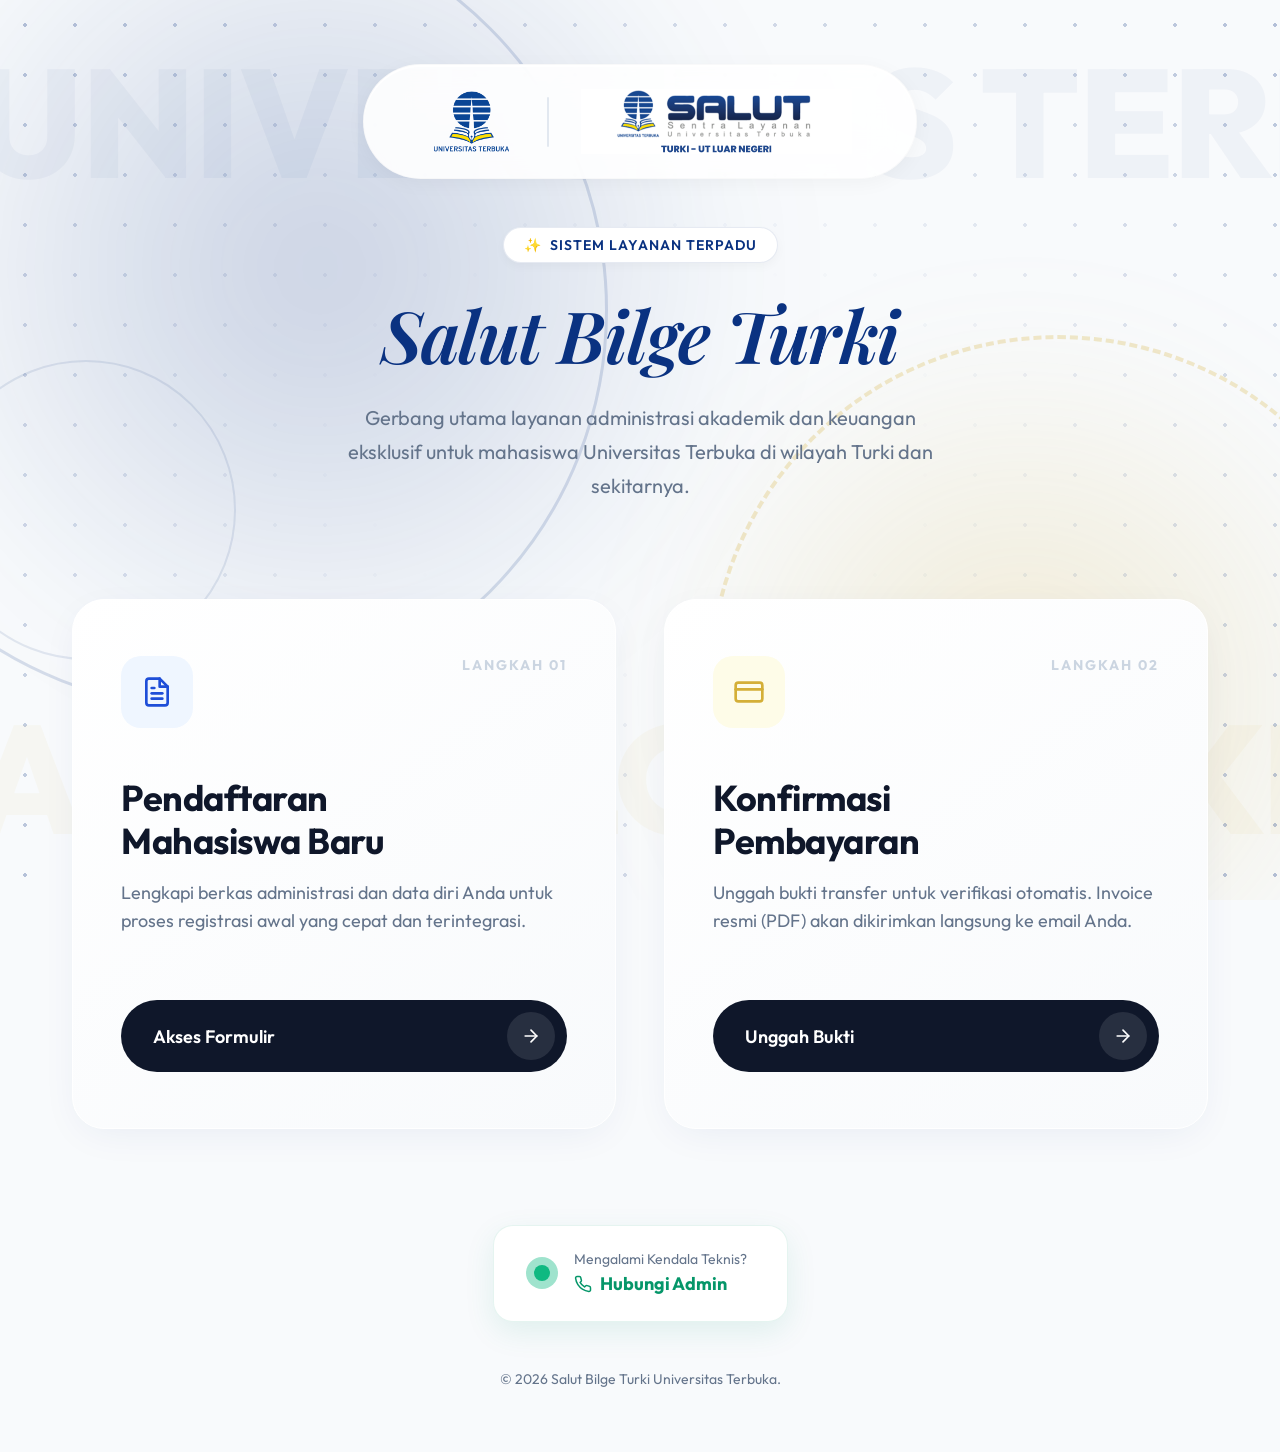
<file: portal-salut-turki/index.html>
<!DOCTYPE html>
<html lang="id">
<head>
    <meta charset="UTF-8">
    <meta name="viewport" content="width=device-width, initial-scale=1.0">
    <title>Portal Layanan Premium - Salut Bilge Turki UT</title>
    <link rel="preconnect" href="https://fonts.googleapis.com">
    <link rel="preconnect" href="https://fonts.gstatic.com" crossorigin>
    <link href="https://fonts.googleapis.com/css2?family=Outfit:wght@300;400;500;600;700;800&family=Playfair+Display:ital,wght@0,600;1,600&display=swap" rel="stylesheet">
    <link rel="stylesheet" href="styles.css">
</head>
<body>
    <!-- Premium Circular Transition Overlay -->
    <div class="circular-transition" id="circularTransition"></div>
    <div class="transition-content" id="transitionContent">
        <img src="ut_logo.png" alt="Loading" class="transition-logo">
        <div class="transition-spinner"></div>
    </div>

    <!-- Animated Aurora Background -->
    <div class="aurora-bg">
        <div class="bg-grid"></div>
        
        <!-- Huge Background Typography -->
        <div class="watermark-text watermark-top">UNIVERSITAS TERBUKA</div>
        <div class="watermark-text watermark-bottom">SALUT BILGE TURKI</div>

        <div class="decor-circle-1"></div>
        <div class="decor-circle-2"></div>
        <div class="decor-circle-3"></div>
        <div class="aurora-1"></div>
        <div class="aurora-2"></div>
        <div class="noise-overlay"></div>
    </div>

    <div class="container">
        <header class="header-section">
            <div class="logo-pill">
                <img src="ut_logo.png" alt="Logo UT" class="logo">
                <div class="logo-divider"></div>
                <img src="salut_logo.png" alt="Logo Salut" class="logo">
            </div>
            
            <div class="title-wrapper">
                <div class="premium-badge">
                    <span class="sparkle">✨</span> Sistem Layanan Terpadu
                </div>
                <h1 class="main-title">
                    <span class="italic-serif">Salut Bilge Turki</span>
                </h1>
                <p class="subtitle">Gerbang utama layanan administrasi akademik dan keuangan eksklusif untuk mahasiswa Universitas Terbuka di wilayah Turki dan sekitarnya.</p>
            </div>
        </header>

        <main class="services-grid">
            <!-- Card 1: Pendaftaran -->
            <a href="pendaftaran/index.html" class="service-card group">
                <div class="card-bg"></div>
                <div class="card-content">
                    <div class="card-header">
                        <div class="icon-box icon-blue">
                            <svg xmlns="http://www.w3.org/2000/svg" width="32" height="32" viewBox="0 0 24 24" fill="none" stroke="currentColor" stroke-width="2" stroke-linecap="round" stroke-linejoin="round">
                                <path d="M14 2H6a2 2 0 0 0-2 2v16a2 2 0 0 0 2 2h12a2 2 0 0 0 2-2V8z"></path>
                                <polyline points="14 2 14 8 20 8"></polyline>
                                <line x1="16" y1="13" x2="8" y2="13"></line>
                                <line x1="16" y1="17" x2="8" y2="17"></line>
                                <polyline points="10 9 9 9 8 9"></polyline>
                            </svg>
                        </div>
                        <div class="step-label">Langkah 01</div>
                    </div>
                    
                    <h2 class="card-title">Pendaftaran<br>Mahasiswa Baru</h2>
                    <p class="card-desc">Lengkapi berkas administrasi dan data diri Anda untuk proses registrasi awal yang cepat dan terintegrasi.</p>
                    
                    <div class="btn-primary">
                        <span>Akses Formulir</span>
                        <div class="arrow-circle">
                            <svg xmlns="http://www.w3.org/2000/svg" width="20" height="20" viewBox="0 0 24 24" fill="none" stroke="currentColor" stroke-width="2" stroke-linecap="round" stroke-linejoin="round"><line x1="5" y1="12" x2="19" y2="12"></line><polyline points="12 5 19 12 12 19"></polyline></svg>
                        </div>
                    </div>
                </div>
            </a>

            <!-- Card 2: Pembayaran -->
            <a href="pembayaran/index.html" class="service-card group">
                <div class="card-bg"></div>
                <div class="card-content">
                    <div class="card-header">
                        <div class="icon-box icon-gold">
                            <svg xmlns="http://www.w3.org/2000/svg" width="32" height="32" viewBox="0 0 24 24" fill="none" stroke="currentColor" stroke-width="2" stroke-linecap="round" stroke-linejoin="round">
                                <rect x="2" y="5" width="20" height="14" rx="2"></rect>
                                <line x1="2" y1="10" x2="22" y2="10"></line>
                            </svg>
                        </div>
                        <div class="step-label">Langkah 02</div>
                    </div>
                    
                    <h2 class="card-title">Konfirmasi<br>Pembayaran</h2>
                    <p class="card-desc">Unggah bukti transfer untuk verifikasi otomatis. Invoice resmi (PDF) akan dikirimkan langsung ke email Anda.</p>
                    
                    <div class="btn-primary">
                        <span>Unggah Bukti</span>
                        <div class="arrow-circle">
                            <svg xmlns="http://www.w3.org/2000/svg" width="20" height="20" viewBox="0 0 24 24" fill="none" stroke="currentColor" stroke-width="2" stroke-linecap="round" stroke-linejoin="round"><line x1="5" y1="12" x2="19" y2="12"></line><polyline points="12 5 19 12 12 19"></polyline></svg>
                        </div>
                    </div>
                </div>
            </a>
        </main>

        <footer class="footer">
            <div class="wa-support-box">
                <div class="pulse-ring"></div>
                <div class="wa-text">
                    <p class="wa-title">Mengalami Kendala Teknis?</p>
                    <a href="https://wa.me/6282246550891" target="_blank" class="wa-link">
                        <svg xmlns="http://www.w3.org/2000/svg" width="18" height="18" viewBox="0 0 24 24" fill="none" stroke="currentColor" stroke-width="2" stroke-linecap="round" stroke-linejoin="round"><path d="M22 16.92v3a2 2 0 0 1-2.18 2 19.79 19.79 0 0 1-8.63-3.07 19.5 19.5 0 0 1-6-6 19.79 19.79 0 0 1-3.07-8.67A2 2 0 0 1 4.11 2h3a2 2 0 0 1 2 1.72 12.84 12.84 0 0 0 .7 2.81 2 2 0 0 1-.45 2.11L8.09 9.91a16 16 0 0 0 6 6l1.27-1.27a2 2 0 0 1 2.11-.45 12.84 12.84 0 0 0 2.81.7A2 2 0 0 1 22 16.92z"></path></svg>
                        Hubungi Admin
                    </a>
                </div>
            </div>
            <p>&copy; 2026 Salut Bilge Turki Universitas Terbuka.</p>
        </footer>
    </div>
    
    <script src="script.js"></script>
</body>
</html>
</file>
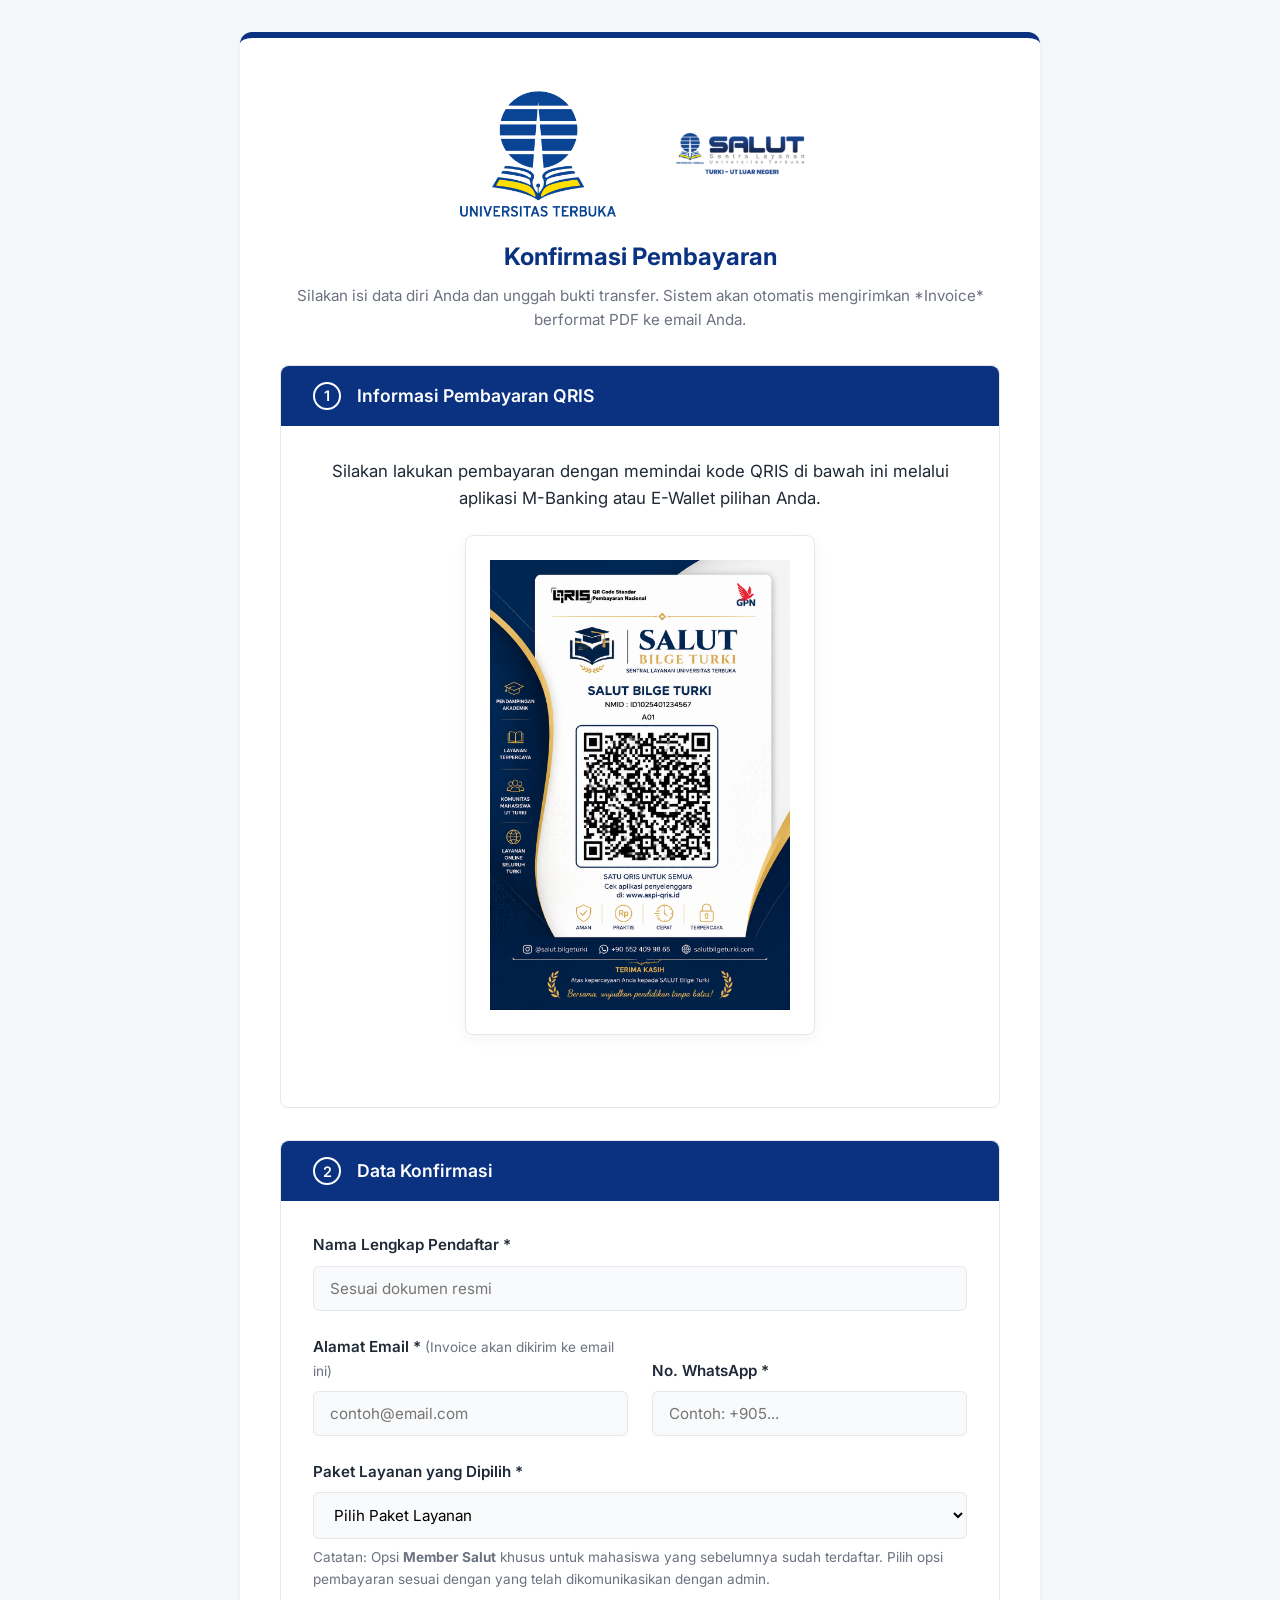
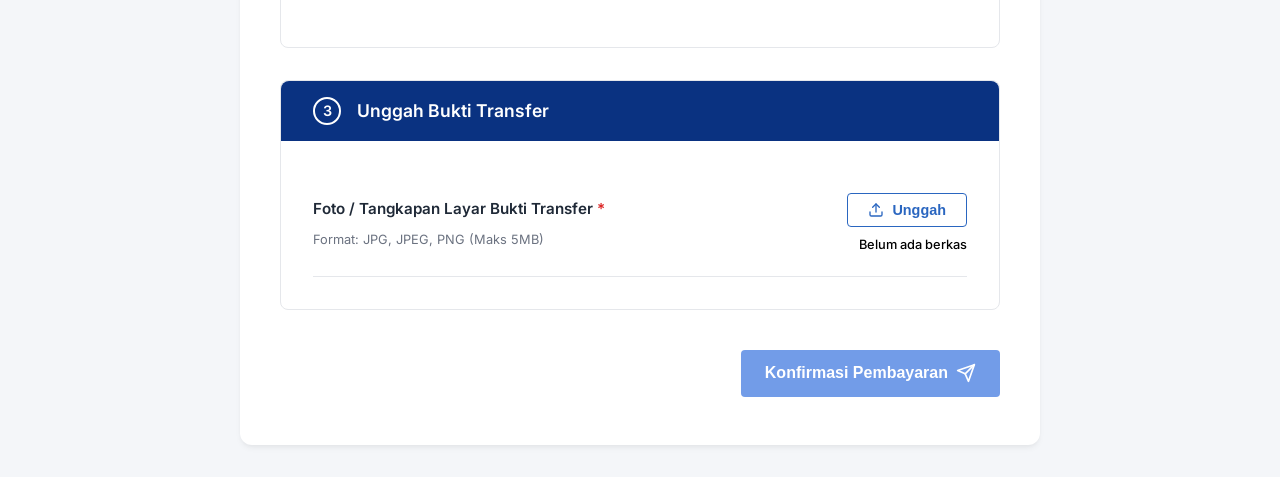
<file: portal-salut-turki/pembayaran/index.html>
<!DOCTYPE html>
<html lang="id">
<head>
    <meta charset="UTF-8">
    <meta name="viewport" content="width=device-width, initial-scale=1.0">
    <title>Pembayaran & Konfirmasi - Salut Bilge Turki UT</title>
    <meta name="description" content="Formulir konfirmasi pembayaran layanan Salut Bilge Turki Universitas Terbuka.">
    <link href="https://fonts.googleapis.com/css2?family=Inter:wght@300;400;500;600;700&display=swap" rel="stylesheet">
    <link rel="stylesheet" href="styles.css">
</head>
<body>
    <div class="background-decor"></div>
    <div class="container">
        <header class="form-header" id="formHeader">
            <div class="logo-container">
                <img src="ut_logo.png" alt="Logo Universitas Terbuka" class="logo" id="headerLogoUT" onerror="this.src='https://via.placeholder.com/150x100.png?text=UT+LOGO'">
                <img src="salut_logo.png" alt="Logo Salut Turki" class="logo" id="headerLogoSalut" onerror="this.src='https://via.placeholder.com/250x100.png?text=SALUT+TURKI+LOGO'">
            </div>
            <h1 id="mainTitle">Konfirmasi Pembayaran</h1>
            <p id="mainSubtitle">Silakan isi data diri Anda dan unggah bukti transfer. Sistem akan otomatis mengirimkan *Invoice* berformat PDF ke email Anda.</p>
        </header>

        <form id="paymentForm" class="main-form">
            <!-- Informasi Pembayaran -->
            <section class="form-section payment-section">
                <div class="section-header">
                    <span class="section-number">1</span>
                    <h2>Informasi Pembayaran QRIS</h2>
                </div>
                
                <div class="payment-info">
                    <p class="payment-instructions">Silakan lakukan pembayaran dengan memindai kode QRIS di bawah ini melalui aplikasi M-Banking atau E-Wallet pilihan Anda.</p>
                    
                    <div class="qris-container">
                        <img src="qris.png" alt="QRIS Pembayaran Salut Turki" class="qris-image" onerror="this.src='https://via.placeholder.com/300x400.png?text=QRIS+CODE+HERE'">
                    </div>
                </div>
            </section>

            <!-- Data Konfirmasi -->
            <section class="form-section">
                <div class="section-header">
                    <span class="section-number">2</span>
                    <h2>Data Konfirmasi</h2>
                </div>
                
                <div class="input-group">
                    <label for="namaLengkap">Nama Lengkap Pendaftar *</label>
                    <input type="text" id="namaLengkap" name="namaLengkap" placeholder="Sesuai dokumen resmi" required>
                </div>

                <div class="form-row">
                    <div class="input-group">
                        <label for="email">Alamat Email * <span class="help-text">(Invoice akan dikirim ke email ini)</span></label>
                        <input type="email" id="email" name="email" placeholder="contoh@email.com" required>
                    </div>
                    <div class="input-group">
                        <label for="noWA">No. WhatsApp *</label>
                        <input type="tel" id="noWA" name="noWA" placeholder="Contoh: +905..." required>
                    </div>
                </div>

                <div class="input-group">
                    <label for="layanan">Paket Layanan yang Dipilih *</label>
                    <select id="layanan" name="layanan" required>
                        <option value="" disabled selected>Pilih Paket Layanan</option>
                        <optgroup label="Paket Mahasiswa Baru">
                            <option value="Starter UT - IDR 329.000">Starter UT — IDR 329.000</option>
                            <option value="Starter UT ALL IN - IDR 2.729.000">Starter UT ALL IN — IDR 2.729.000</option>
                            <option value="Starter Plus - IDR 529.000 / semester">Starter Plus — IDR 529.000 / semester</option>
                            <option value="Starter Plus ALL IN - IDR 2.929.000">Starter Plus ALL IN — IDR 2.929.000</option>
                            <option value="Academic Support - IDR 729.000">Academic Support — IDR 729.000</option>
                            <option value="Academic Support ALL IN - IDR 3.129.000">Academic Support ALL IN — IDR 3.129.000</option>
                            <option value="Pasti Lulus - IDR 3.889.000 💎">Pasti Lulus — IDR 3.889.000 💎</option>
                        </optgroup>
                        <optgroup label="Khusus Mahasiswa Lama">
                            <option value="Member Salut - IDR 449.000">Member Salut — IDR 449.000</option>
                            <option value="Member Salut (Khusus) - IDR 599.000">Member Salut (Khusus) — IDR 599.000</option>
                        </optgroup>
                    </select>
                    <p class="help-text" style="margin-top: 0.5rem;">Catatan: Opsi <strong>Member Salut</strong> khusus untuk mahasiswa yang sebelumnya sudah terdaftar. Pilih opsi pembayaran sesuai dengan yang telah dikomunikasikan dengan admin.</p>
                </div>
            </section>

            <!-- Bukti Transfer -->
            <section class="form-section">
                <div class="section-header">
                    <span class="section-number">3</span>
                    <h2>Unggah Bukti Transfer</h2>
                </div>

                <div class="upload-item">
                    <div class="upload-item-info">
                        <label for="buktiTransfer">Foto / Tangkapan Layar Bukti Transfer <span class="required-asterisk">*</span></label>
                        <span class="file-format">Format: JPG, JPEG, PNG (Maks 5MB)</span>
                    </div>
                    <div class="upload-action">
                        <input type="file" id="buktiTransfer" name="buktiTransfer" accept="image/png, image/jpeg, image/jpg" class="file-input-hidden">
                        <button type="button" class="btn-upload" onclick="document.getElementById('buktiTransfer').click()">
                            <svg xmlns="http://www.w3.org/2000/svg" width="16" height="16" viewBox="0 0 24 24" fill="none" stroke="currentColor" stroke-width="2" stroke-linecap="round" stroke-linejoin="round"><path d="M21 15v4a2 2 0 0 1-2 2H5a2 2 0 0 1-2-2v-4"></path><polyline points="17 8 12 3 7 8"></polyline><line x1="12" y1="3" x2="12" y2="15"></line></svg>
                            Unggah
                        </button>
                        <span id="buktiTransferName" class="file-chosen-text">Belum ada berkas</span>
                    </div>
                </div>
            </section>

            <div class="form-actions">
                <button type="submit" id="submitBtn" class="submit-btn">
                    <span>Konfirmasi Pembayaran</span>
                    <svg xmlns="http://www.w3.org/2000/svg" width="20" height="20" viewBox="0 0 24 24" fill="none" stroke="currentColor" stroke-width="2" stroke-linecap="round" stroke-linejoin="round"><line x1="22" y1="2" x2="11" y2="13"></line><polygon points="22 2 15 22 11 13 2 9 22 2"></polygon></svg>
                </button>
            </div>
            
            <div id="statusMessage" class="status-message hidden"></div>
        </form>

        <!-- Success Screen -->
        <div id="successScreen" class="success-screen hidden">
            <div class="success-icon">
                <svg xmlns="http://www.w3.org/2000/svg" width="64" height="64" viewBox="0 0 24 24" fill="none" stroke="currentColor" stroke-width="2" stroke-linecap="round" stroke-linejoin="round"><path d="M22 11.08V12a10 10 0 1 1-5.93-9.14"></path><polyline points="22 4 12 14.01 9 11.01"></polyline></svg>
            </div>
            <h2>Pembayaran Sedang Diproses</h2>
            <p class="success-primary-text">Terima kasih atas pembayaran Anda. Tim kami akan melakukan verifikasi terlebih dahulu.</p>
            
            <div class="privacy-notice">
                <svg xmlns="http://www.w3.org/2000/svg" width="24" height="24" viewBox="0 0 24 24" fill="none" stroke="currentColor" stroke-width="2" stroke-linecap="round" stroke-linejoin="round"><rect x="3" y="11" width="18" height="11" rx="2" ry="2"></rect><path d="M7 11V7a5 5 0 0 1 10 0v4"></path></svg>
                <p>Jika pembayaran telah terkonfirmasi, Invoice resmi akan dikirimkan ke email Anda atau admin kami akan menghubungi Anda via WhatsApp.</p>
            </div>

            <button type="button" class="btn-back-home" onclick="window.location.reload()">
                Selesai
            </button>
        </div>
    </div>

    <script src="script.js"></script>
</body>
</html>
</file>
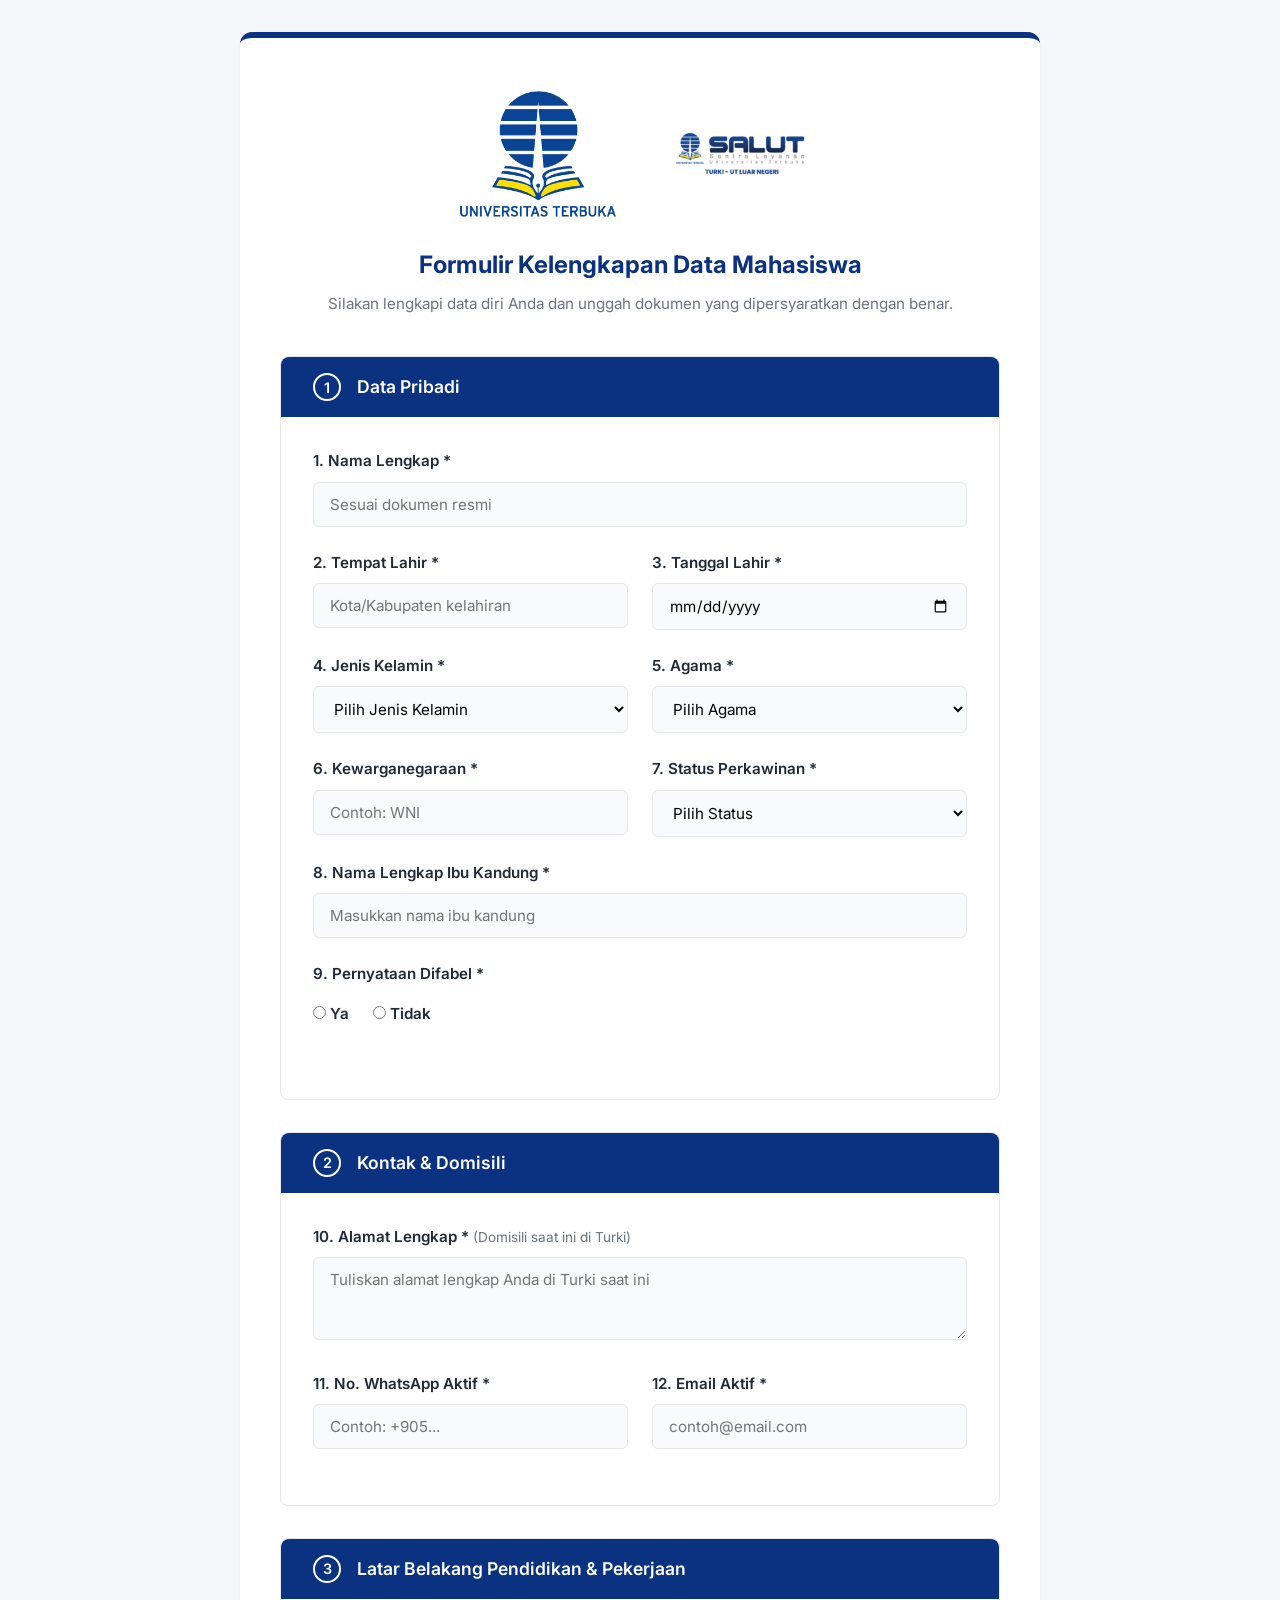
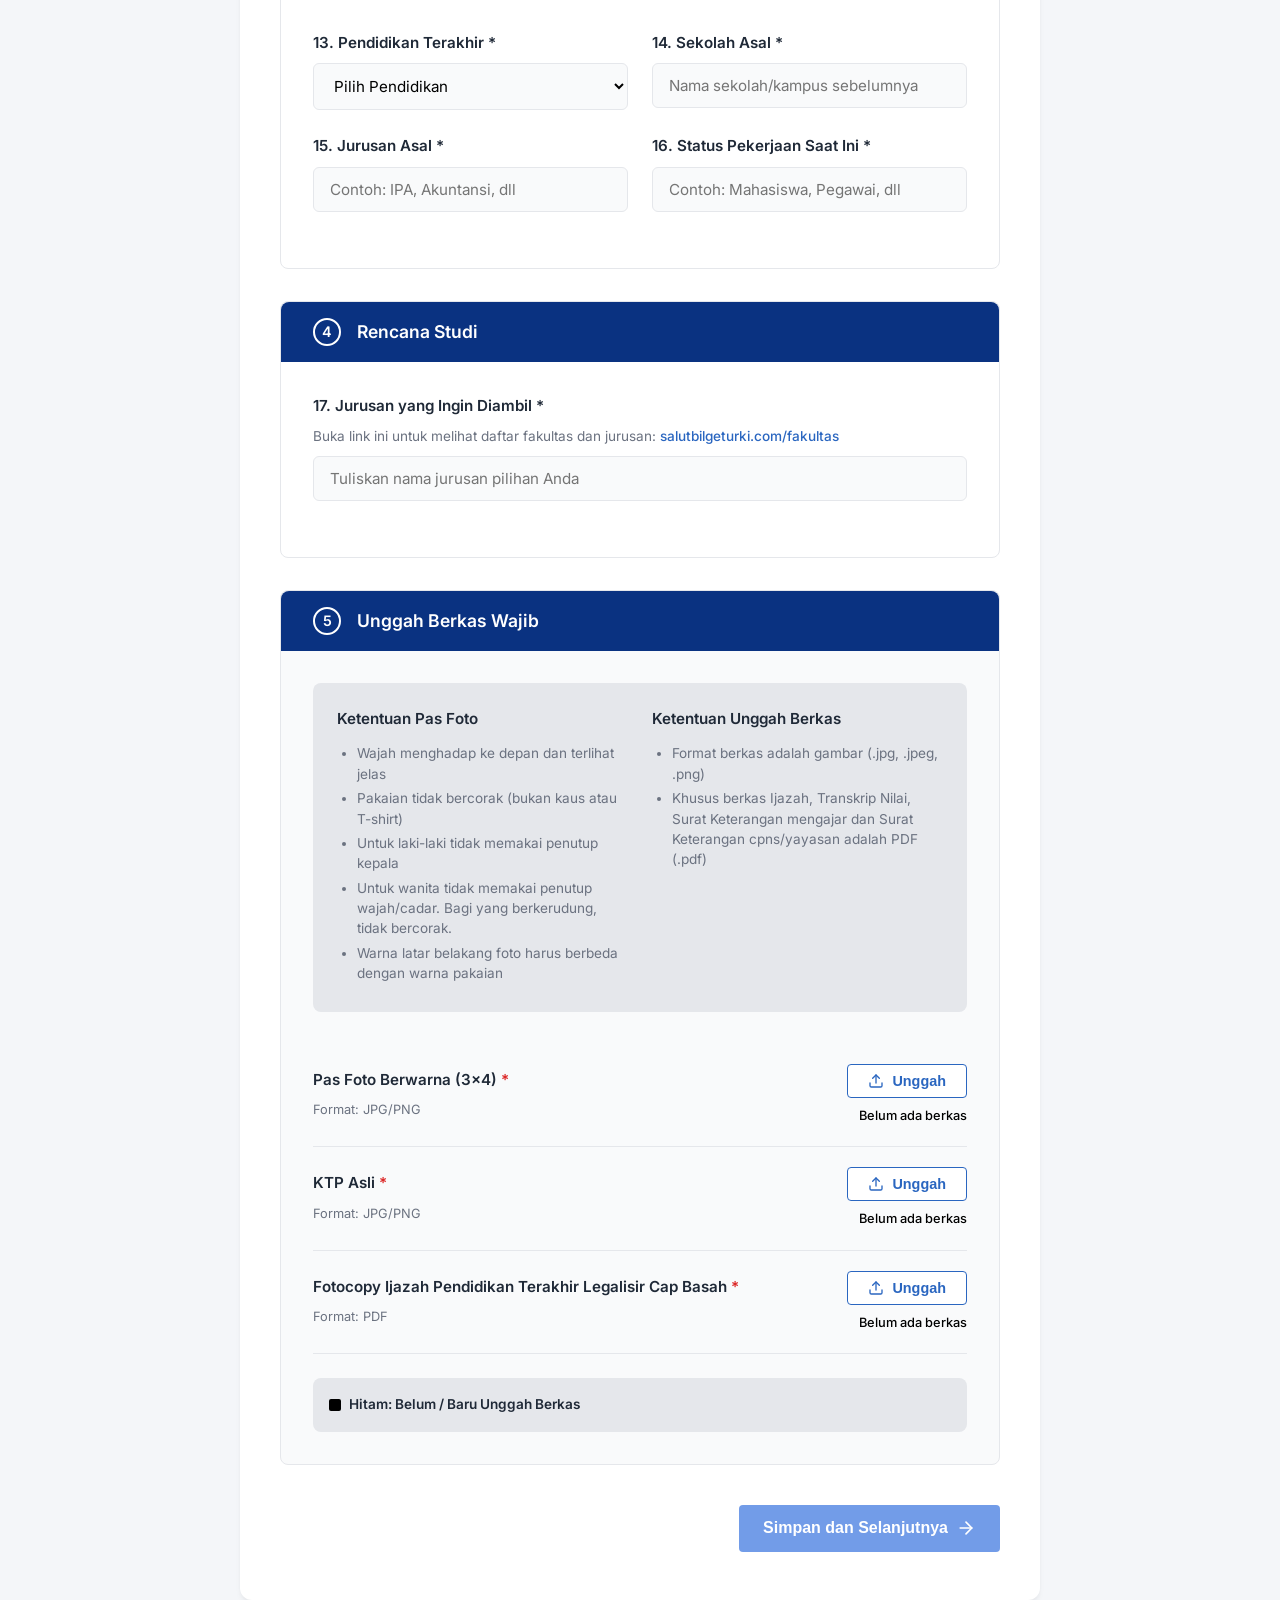
<file: portal-salut-turki/pendaftaran/index.html>
<!DOCTYPE html>
<html lang="id">
<head>
    <meta charset="UTF-8">
    <meta name="viewport" content="width=device-width, initial-scale=1.0">
    <title>Formulir Kelengkapan Data - Salut Bilge Turki UT</title>
    <meta name="description" content="Formulir pemberkasan dan kelengkapan data mahasiswa Salut Bilge Turki Universitas Terbuka.">
    <link href="https://fonts.googleapis.com/css2?family=Inter:wght@300;400;500;600;700&display=swap" rel="stylesheet">
    <link rel="stylesheet" href="styles.css">
</head>
<body>
    <div class="background-decor"></div>
    <div class="container">
        <header class="form-header" id="formHeader">
            <div class="logo-container">
                <img src="ut_logo.png" alt="Logo Universitas Terbuka" class="logo" id="headerLogoUT" onerror="this.src='https://via.placeholder.com/150x100.png?text=UT+LOGO'">
                <img src="salut_logo.png" alt="Logo Salut Turki" class="logo" id="headerLogoSalut" onerror="this.src='https://via.placeholder.com/250x100.png?text=SALUT+TURKI+LOGO'">
            </div>
            <h1 id="mainTitle">Formulir Kelengkapan Data Mahasiswa</h1>
            <p id="mainSubtitle">Silakan lengkapi data diri Anda dan unggah dokumen yang dipersyaratkan dengan benar.</p>
        </header>

        <form id="registrationForm" class="main-form">
            <!-- Bagian 1: Data Pribadi -->
            <section class="form-section">
                <div class="section-header">
                    <span class="section-number">1</span>
                    <h2>Data Pribadi</h2>
                </div>
                
                <div class="input-group">
                    <label for="namaLengkap">1. Nama Lengkap *</label>
                    <input type="text" id="namaLengkap" name="namaLengkap" placeholder="Sesuai dokumen resmi" required>
                </div>

                <div class="form-row">
                    <div class="input-group">
                        <label for="tempatLahir">2. Tempat Lahir *</label>
                        <input type="text" id="tempatLahir" name="tempatLahir" placeholder="Kota/Kabupaten kelahiran" required>
                    </div>
                    <div class="input-group">
                        <label for="tanggalLahir">3. Tanggal Lahir *</label>
                        <input type="date" id="tanggalLahir" name="tanggalLahir" required>
                    </div>
                </div>

                <div class="form-row">
                    <div class="input-group">
                        <label for="jenisKelamin">4. Jenis Kelamin *</label>
                        <select id="jenisKelamin" name="jenisKelamin" required>
                            <option value="" disabled selected>Pilih Jenis Kelamin</option>
                            <option value="Laki-laki">Laki-laki</option>
                            <option value="Perempuan">Perempuan</option>
                        </select>
                    </div>
                    <div class="input-group">
                        <label for="agama">5. Agama *</label>
                        <select id="agama" name="agama" required>
                            <option value="" disabled selected>Pilih Agama</option>
                            <option value="Islam">Islam</option>
                            <option value="Kristen">Kristen</option>
                            <option value="Katolik">Katolik</option>
                            <option value="Hindu">Hindu</option>
                            <option value="Buddha">Buddha</option>
                            <option value="Konghucu">Konghucu</option>
                            <option value="Lainnya">Lainnya</option>
                        </select>
                    </div>
                </div>

                <div class="form-row">
                    <div class="input-group">
                        <label for="kewarganegaraan">6. Kewarganegaraan *</label>
                        <input type="text" id="kewarganegaraan" name="kewarganegaraan" placeholder="Contoh: WNI" required>
                    </div>
                    <div class="input-group">
                        <label for="statusKawin">7. Status Perkawinan *</label>
                        <select id="statusKawin" name="statusKawin" required>
                            <option value="" disabled selected>Pilih Status</option>
                            <option value="Belum Kawin">Belum Kawin</option>
                            <option value="Kawin">Kawin</option>
                            <option value="Cerai Hidup">Cerai Hidup</option>
                            <option value="Cerai Mati">Cerai Mati</option>
                        </select>
                    </div>
                </div>

                <div class="input-group">
                    <label for="namaIbu">8. Nama Lengkap Ibu Kandung *</label>
                    <input type="text" id="namaIbu" name="namaIbu" placeholder="Masukkan nama ibu kandung" required>
                </div>

                <div class="input-group">
                    <label>9. Pernyataan Difabel *</label>
                    <div class="radio-group">
                        <label class="radio-label">
                            <input type="radio" name="difabel" value="Ya" required> Ya
                        </label>
                        <label class="radio-label">
                            <input type="radio" name="difabel" value="Tidak" required> Tidak
                        </label>
                    </div>
                </div>
            </section>

            <!-- Bagian 2: Kontak & Domisili -->
            <section class="form-section">
                <div class="section-header">
                    <span class="section-number">2</span>
                    <h2>Kontak & Domisili</h2>
                </div>

                <div class="input-group">
                    <label for="alamat">10. Alamat Lengkap * <span class="help-text">(Domisili saat ini di Turki)</span></label>
                    <textarea id="alamat" name="alamat" rows="3" placeholder="Tuliskan alamat lengkap Anda di Turki saat ini" required></textarea>
                </div>

                <div class="form-row">
                    <div class="input-group">
                        <label for="noWA">11. No. WhatsApp Aktif *</label>
                        <input type="tel" id="noWA" name="noWA" placeholder="Contoh: +905..." required>
                    </div>
                    <div class="input-group">
                        <label for="email">12. Email Aktif *</label>
                        <input type="email" id="email" name="email" placeholder="contoh@email.com" required>
                    </div>
                </div>
            </section>

            <!-- Bagian 3: Pendidikan & Pekerjaan -->
            <section class="form-section">
                <div class="section-header">
                    <span class="section-number">3</span>
                    <h2>Latar Belakang Pendidikan & Pekerjaan</h2>
                </div>

                <div class="form-row">
                    <div class="input-group">
                        <label for="pendidikanTerakhir">13. Pendidikan Terakhir *</label>
                        <select id="pendidikanTerakhir" name="pendidikanTerakhir" required>
                            <option value="" disabled selected>Pilih Pendidikan</option>
                            <option value="SMA/Sederajat">SMA/SMK/MA/Sederajat</option>
                            <option value="D1/D2/D3">Diploma (D1/D2/D3)</option>
                            <option value="S1/D4">Sarjana (S1/D4)</option>
                            <option value="Lainnya">Lainnya</option>
                        </select>
                    </div>
                    <div class="input-group">
                        <label for="sekolahAsal">14. Sekolah Asal *</label>
                        <input type="text" id="sekolahAsal" name="sekolahAsal" placeholder="Nama sekolah/kampus sebelumnya" required>
                    </div>
                </div>

                <div class="form-row">
                    <div class="input-group">
                        <label for="jurusanAsal">15. Jurusan Asal *</label>
                        <input type="text" id="jurusanAsal" name="jurusanAsal" placeholder="Contoh: IPA, Akuntansi, dll" required>
                    </div>
                    <div class="input-group">
                        <label for="pekerjaan">16. Status Pekerjaan Saat Ini *</label>
                        <input type="text" id="pekerjaan" name="pekerjaan" placeholder="Contoh: Mahasiswa, Pegawai, dll" required>
                    </div>
                </div>
            </section>

            <!-- Bagian 4: Rencana Studi -->
            <section class="form-section">
                <div class="section-header">
                    <span class="section-number">4</span>
                    <h2>Rencana Studi</h2>
                </div>

                <div class="input-group">
                    <label for="jurusanTujuan">17. Jurusan yang Ingin Diambil *</label>
                    <p class="help-text-link">Buka link ini untuk melihat daftar fakultas dan jurusan: <a href="https://salutbilgeturki.com/fakultas" target="_blank">salutbilgeturki.com/fakultas</a></p>
                    <input type="text" id="jurusanTujuan" name="jurusanTujuan" placeholder="Tuliskan nama jurusan pilihan Anda" required>
                </div>
            </section>

            <!-- Bagian 5: Unggah Dokumen -->
            <section class="form-section upload-section-container">
                <div class="section-header">
                    <span class="section-number">5</span>
                    <h2>Unggah Berkas Wajib</h2>
                </div>

                <div class="rules-box">
                    <div class="rules-column">
                        <h3>Ketentuan Pas Foto</h3>
                        <ul>
                            <li>Wajah menghadap ke depan dan terlihat jelas</li>
                            <li>Pakaian tidak bercorak (bukan kaus atau T-shirt)</li>
                            <li>Untuk laki-laki tidak memakai penutup kepala</li>
                            <li>Untuk wanita tidak memakai penutup wajah/cadar. Bagi yang berkerudung, tidak bercorak.</li>
                            <li>Warna latar belakang foto harus berbeda dengan warna pakaian</li>
                        </ul>
                    </div>
                    <div class="rules-column">
                        <h3>Ketentuan Unggah Berkas</h3>
                        <ul>
                            <li>Format berkas adalah gambar (.jpg, .jpeg, .png)</li>
                            <li>Khusus berkas Ijazah, Transkrip Nilai, Surat Keterangan mengajar dan Surat Keterangan cpns/yayasan adalah PDF (.pdf)</li>
                        </ul>
                    </div>
                </div>

                <!-- 1. Pas Foto -->
                <div class="upload-item">
                    <div class="upload-item-info">
                        <label for="pasFoto">Pas Foto Berwarna (3x4) <span class="required-asterisk">*</span></label>
                        <span class="file-format">Format: JPG/PNG</span>
                    </div>
                    <div class="upload-action">
                        <input type="file" id="pasFoto" name="pasFoto" accept="image/png, image/jpeg, image/jpg" required class="file-input-hidden">
                        <button type="button" class="btn-upload" onclick="document.getElementById('pasFoto').click()">
                            <svg xmlns="http://www.w3.org/2000/svg" width="16" height="16" viewBox="0 0 24 24" fill="none" stroke="currentColor" stroke-width="2" stroke-linecap="round" stroke-linejoin="round"><path d="M21 15v4a2 2 0 0 1-2 2H5a2 2 0 0 1-2-2v-4"></path><polyline points="17 8 12 3 7 8"></polyline><line x1="12" y1="3" x2="12" y2="15"></line></svg>
                            Unggah
                        </button>
                        <span id="pasFotoName" class="file-chosen-text">Belum ada berkas</span>
                    </div>
                </div>

                <!-- 2. KTP -->
                <div class="upload-item">
                    <div class="upload-item-info">
                        <label for="ktp">KTP Asli <span class="required-asterisk">*</span></label>
                        <span class="file-format">Format: JPG/PNG</span>
                    </div>
                    <div class="upload-action">
                        <input type="file" id="ktp" name="ktp" accept="image/png, image/jpeg, image/jpg" required class="file-input-hidden">
                        <button type="button" class="btn-upload" onclick="document.getElementById('ktp').click()">
                            <svg xmlns="http://www.w3.org/2000/svg" width="16" height="16" viewBox="0 0 24 24" fill="none" stroke="currentColor" stroke-width="2" stroke-linecap="round" stroke-linejoin="round"><path d="M21 15v4a2 2 0 0 1-2 2H5a2 2 0 0 1-2-2v-4"></path><polyline points="17 8 12 3 7 8"></polyline><line x1="12" y1="3" x2="12" y2="15"></line></svg>
                            Unggah
                        </button>
                        <span id="ktpName" class="file-chosen-text">Belum ada berkas</span>
                    </div>
                </div>

                <!-- 3. Ijazah -->
                <div class="upload-item">
                    <div class="upload-item-info">
                        <label for="ijazah">Fotocopy Ijazah Pendidikan Terakhir Legalisir Cap Basah <span class="required-asterisk">*</span></label>
                        <span class="file-format">Format: PDF</span>
                    </div>
                    <div class="upload-action">
                        <input type="file" id="ijazah" name="ijazah" accept="application/pdf" required class="file-input-hidden">
                        <button type="button" class="btn-upload" onclick="document.getElementById('ijazah').click()">
                            <svg xmlns="http://www.w3.org/2000/svg" width="16" height="16" viewBox="0 0 24 24" fill="none" stroke="currentColor" stroke-width="2" stroke-linecap="round" stroke-linejoin="round"><path d="M21 15v4a2 2 0 0 1-2 2H5a2 2 0 0 1-2-2v-4"></path><polyline points="17 8 12 3 7 8"></polyline><line x1="12" y1="3" x2="12" y2="15"></line></svg>
                            Unggah
                        </button>
                        <span id="ijazahName" class="file-chosen-text">Belum ada berkas</span>
                    </div>
                </div>

                <div class="upload-legend">
                    <div class="legend-dot"></div>
                    <span>Hitam: Belum / Baru Unggah Berkas</span>
                </div>
            </section>

            <div class="form-actions">
                <button type="submit" id="submitBtn" class="submit-btn">
                    <span>Simpan dan Selanjutnya</span>
                    <svg xmlns="http://www.w3.org/2000/svg" width="20" height="20" viewBox="0 0 24 24" fill="none" stroke="currentColor" stroke-width="2" stroke-linecap="round" stroke-linejoin="round"><line x1="5" y1="12" x2="19" y2="12"></line><polyline points="12 5 19 12 12 19"></polyline></svg>
                </button>
            </div>
            
            <div id="statusMessage" class="status-message hidden"></div>
        </form>

        <!-- Success Screen -->
        <div id="successScreen" class="success-screen hidden">
            <div class="success-icon">
                <svg xmlns="http://www.w3.org/2000/svg" width="64" height="64" viewBox="0 0 24 24" fill="none" stroke="currentColor" stroke-width="2" stroke-linecap="round" stroke-linejoin="round"><path d="M22 11.08V12a10 10 0 1 1-5.93-9.14"></path><polyline points="22 4 12 14.01 9 11.01"></polyline></svg>
            </div>
            <h2>Pemberkasan Berhasil Diterima</h2>
            <p class="success-primary-text">Terima kasih, kelengkapan data dan dokumen Anda telah berhasil kami simpan ke dalam sistem database.</p>
            
            <div class="privacy-notice">
                <svg xmlns="http://www.w3.org/2000/svg" width="24" height="24" viewBox="0 0 24 24" fill="none" stroke="currentColor" stroke-width="2" stroke-linecap="round" stroke-linejoin="round"><rect x="3" y="11" width="18" height="11" rx="2" ry="2"></rect><path d="M7 11V7a5 5 0 0 1 10 0v4"></path></svg>
                <p><strong>Privasi & Keamanan Terjamin</strong><br>Kami sangat menghargai privasi Anda. Seluruh data pribadi dan dokumen yang Anda unggah dijaga kerahasiaannya dengan standar keamanan tinggi dan hanya akan digunakan untuk keperluan administrasi akademik di Salut Bilge Turki UT.</p>
            </div>

            <button type="button" class="btn-back-home" onclick="window.location.reload()">
                Kembali
            </button>
        </div>
    </div>

    <script src="script.js"></script>
</body>
</html>
</file>
<file: styles.css>
:root {
    --primary: #0A3281;
    --primary-light: #1E4ED8;
    --gold: #D4AF37;
    --gold-light: #FDE047;
    --bg-main: #F8FAFC;
    --bg-surface: #FFFFFF;
    --text-dark: #0F172A;
    --text-muted: #64748B;
    --border: rgba(10, 50, 129, 0.1);
    --shadow-soft: 0 10px 40px -10px rgba(10, 50, 129, 0.08);
    --shadow-strong: 0 20px 40px -10px rgba(10, 50, 129, 0.15);
}

* {
    margin: 0;
    padding: 0;
    box-sizing: border-box;
}

body {
    font-family: 'Outfit', sans-serif;
    background-color: var(--bg-main);
    color: var(--text-dark);
    min-height: 100vh;
    display: flex;
    flex-direction: column;
    align-items: center;
    position: relative;
    overflow-x: hidden;
}

/* Beautiful Abstract Background */
.aurora-bg {
    position: fixed;
    top: 0;
    left: 0;
    width: 100vw;
    height: 100vh;
    z-index: -1;
    overflow: hidden;
    background: #F8FAFC;
}

/* Abstract Dot Grid */
.bg-grid {
    position: absolute;
    top: 0;
    left: 0;
    width: 100vw;
    height: 100vh;
    background-image: radial-gradient(rgba(10, 50, 129, 0.3) 2px, transparent 2px);
    background-size: 50px 50px;
    z-index: 1;
    mask-image: radial-gradient(ellipse at center, transparent 30%, black 100%);
    -webkit-mask-image: radial-gradient(ellipse at center, transparent 30%, black 100%);
}

/* Huge Watermark Typography */
.watermark-text {
    position: absolute;
    font-size: 12vw;
    font-weight: 800;
    white-space: nowrap;
    pointer-events: none;
    z-index: 0;
    line-height: 1;
    font-family: 'Outfit', sans-serif;
    letter-spacing: -2px;
}

.watermark-top {
    top: 5%;
    left: -2%;
    color: rgba(10, 50, 129, 0.04);
}

.watermark-bottom {
    bottom: 5%;
    right: -2%;
    color: rgba(212, 175, 55, 0.05);
}

/* Geometric Lines */
.decor-circle-1 {
    position: absolute;
    top: -10%;
    left: -15%;
    width: 800px;
    height: 800px;
    border: 3px solid rgba(10, 50, 129, 0.15);
    border-radius: 50%;
    z-index: 0;
}

.decor-circle-2 {
    position: absolute;
    bottom: -15%;
    right: -10%;
    width: 700px;
    height: 700px;
    border: 4px dashed rgba(212, 175, 55, 0.25);
    border-radius: 50%;
    z-index: 0;
    animation: spinSlow 60s linear infinite;
}

.decor-circle-3 {
    position: absolute;
    top: 40%;
    left: -5%;
    width: 300px;
    height: 300px;
    border: 2px solid rgba(10, 50, 129, 0.1);
    border-radius: 50%;
    z-index: 0;
}

.aurora-1 {
    position: absolute;
    top: -20%;
    left: -10%;
    width: 70vw;
    height: 70vw;
    background: radial-gradient(circle, rgba(10,50,129,0.2) 0%, rgba(255,255,255,0) 70%);
    filter: blur(60px);
    animation: drift 25s ease-in-out infinite alternate;
}

.aurora-2 {
    position: absolute;
    bottom: -20%;
    right: -10%;
    width: 60vw;
    height: 60vw;
    background: radial-gradient(circle, rgba(212,175,55,0.2) 0%, rgba(255,255,255,0) 70%);
    filter: blur(60px);
    animation: drift 20s ease-in-out infinite alternate-reverse;
}

@keyframes drift {
    0% { transform: translate(0, 0) scale(1); }
    100% { transform: translate(10%, 10%) scale(1.1); }
}

@keyframes spinSlow {
    to { transform: rotate(360deg); }
}

.container {
    width: 100%;
    max-width: 1200px;
    padding: 4rem 2rem;
    display: flex;
    flex-direction: column;
    align-items: center;
}

/* Premium Header */
.header-section {
    text-align: center;
    margin-bottom: 6rem;
    display: flex;
    flex-direction: column;
    align-items: center;
    animation: slideDown 1s cubic-bezier(0.16, 1, 0.3, 1);
}

@keyframes slideDown {
    from { opacity: 0; transform: translateY(-30px); }
    to { opacity: 1; transform: translateY(0); }
}

.logo-pill {
    display: flex;
    align-items: center;
    justify-content: center;
    gap: 2rem;
    background: rgba(255, 255, 255, 0.9);
    padding: 1.5rem 4rem;
    border-radius: 100px;
    box-shadow: 0 4px 20px rgba(0,0,0,0.04), inset 0 2px 0 rgba(255,255,255,1);
    border: 1px solid rgba(0,0,0,0.02);
    backdrop-filter: blur(20px);
    margin-bottom: 3rem;
    transition: transform 0.3s ease, box-shadow 0.3s ease;
}

.logo-pill:hover {
    transform: translateY(-5px);
    box-shadow: 0 10px 30px rgba(10,50,129,0.1), inset 0 2px 0 rgba(255,255,255,1);
}

.logo {
    height: 65px;
    object-fit: contain;
}

.logo-divider {
    width: 2px;
    height: 50px;
    background: #E2E8F0;
    border-radius: 2px;
}

.title-wrapper {
    max-width: 800px;
}

.premium-badge {
    display: inline-flex;
    align-items: center;
    gap: 0.5rem;
    padding: 0.5rem 1.25rem;
    background: #FFFFFF;
    color: var(--primary);
    border: 1px solid var(--border);
    border-radius: 100px;
    font-size: 0.875rem;
    font-weight: 600;
    letter-spacing: 1px;
    text-transform: uppercase;
    margin-bottom: 2rem;
    box-shadow: 0 4px 10px rgba(0,0,0,0.03);
}

.main-title {
    font-size: 4.5rem;
    font-weight: 800;
    line-height: 1.1;
    margin-bottom: 1.5rem;
    color: var(--primary);
    letter-spacing: -1.5px;
}

.italic-serif {
    font-family: 'Playfair Display', serif;
    font-style: italic;
    color: var(--primary);
    font-weight: 600;
}

.subtitle {
    font-size: 1.25rem;
    color: var(--text-muted);
    line-height: 1.7;
    max-width: 600px;
    margin: 0 auto;
    font-weight: 400;
}

/* Services Grid */
.services-grid {
    display: grid;
    grid-template-columns: repeat(2, 1fr);
    gap: 3rem;
    width: 100%;
    margin-bottom: 4rem;
}

.service-card {
    position: relative;
    text-decoration: none;
    background: var(--bg-surface);
    border-radius: 32px;
    padding: 3.5rem 3rem;
    display: flex;
    flex-direction: column;
    box-shadow: var(--shadow-soft);
    transition: all 0.5s cubic-bezier(0.16, 1, 0.3, 1);
    border: 1px solid #FFFFFF;
    overflow: hidden;
    animation: fadeUp 1s cubic-bezier(0.16, 1, 0.3, 1) 0.2s backwards;
}

.service-card:nth-child(2) {
    animation-delay: 0.4s;
}

@keyframes fadeUp {
    from { opacity: 0; transform: translateY(40px); }
    to { opacity: 1; transform: translateY(0); }
}

.card-bg {
    position: absolute;
    top: 0;
    left: 0;
    width: 100%;
    height: 100%;
    background: linear-gradient(145deg, rgba(255,255,255,1) 0%, rgba(248,250,252,1) 100%);
    z-index: 0;
}

.card-content {
    position: relative;
    z-index: 1;
    display: flex;
    flex-direction: column;
    height: 100%;
}

.service-card:hover {
    transform: translateY(-15px) scale(1.02);
    box-shadow: var(--shadow-strong);
}

.card-header {
    display: flex;
    justify-content: space-between;
    align-items: flex-start;
    margin-bottom: 3rem;
}

.icon-box {
    width: 72px;
    height: 72px;
    border-radius: 20px;
    display: flex;
    align-items: center;
    justify-content: center;
    transition: transform 0.4s cubic-bezier(0.16, 1, 0.3, 1);
}

.icon-blue {
    background: #EFF6FF;
    color: var(--primary-light);
}

.icon-gold {
    background: #FEFCE8;
    color: var(--gold);
}

.service-card:hover .icon-box {
    transform: scale(1.1) rotate(5deg);
}

.step-label {
    font-size: 0.875rem;
    font-weight: 700;
    color: #CBD5E1;
    text-transform: uppercase;
    letter-spacing: 2px;
}

.card-title {
    font-size: 2.25rem;
    font-weight: 700;
    color: var(--text-dark);
    margin-bottom: 1rem;
    line-height: 1.2;
    letter-spacing: -0.5px;
}

.card-desc {
    color: var(--text-muted);
    font-size: 1.125rem;
    line-height: 1.6;
    margin-bottom: 4rem;
    flex-grow: 1;
}

.btn-primary {
    display: inline-flex;
    align-items: center;
    justify-content: space-between;
    background: var(--text-dark);
    color: #FFFFFF;
    padding: 0.75rem 0.75rem 0.75rem 2rem;
    border-radius: 100px;
    font-weight: 600;
    font-size: 1.125rem;
    transition: all 0.3s ease;
}

.service-card:hover .btn-primary {
    background: var(--primary);
    padding-left: 2.5rem;
}

.arrow-circle {
    width: 48px;
    height: 48px;
    background: rgba(255,255,255,0.1);
    border-radius: 50%;
    display: flex;
    align-items: center;
    justify-content: center;
    transition: all 0.3s ease;
}

.service-card:hover .arrow-circle {
    background: #FFFFFF;
    color: var(--primary);
    transform: translateX(5px);
}

/* Footer & WhatsApp Support */
.footer {
    width: 100%;
    text-align: center;
    padding-top: 2rem;
    color: var(--text-muted);
    font-size: 0.875rem;
    animation: fadeUp 1s ease-out 0.6s backwards;
    display: flex;
    flex-direction: column;
    align-items: center;
    gap: 3rem;
}

.wa-support-box {
    display: flex;
    align-items: center;
    gap: 1.5rem;
    background: #FFFFFF;
    padding: 1.5rem 2.5rem;
    border-radius: 20px;
    box-shadow: 0 10px 30px rgba(5, 150, 105, 0.1);
    border: 1px solid rgba(5, 150, 105, 0.1);
    transition: transform 0.3s ease, box-shadow 0.3s ease;
}

.wa-support-box:hover {
    transform: translateY(-5px);
    box-shadow: 0 15px 40px rgba(5, 150, 105, 0.15);
}

.pulse-ring {
    width: 16px;
    height: 16px;
    background: #10B981;
    border-radius: 50%;
    position: relative;
}

.pulse-ring::after {
    content: '';
    position: absolute;
    top: -50%;
    left: -50%;
    width: 200%;
    height: 200%;
    border-radius: 50%;
    background: rgba(16, 185, 129, 0.4);
    animation: pulse 2s infinite cubic-bezier(0.66, 0, 0, 1);
}

@keyframes pulse {
    0% { transform: scale(0.5); opacity: 1; }
    100% { transform: scale(2); opacity: 0; }
}

.wa-text {
    text-align: left;
}

.wa-title {
    font-size: 0.875rem;
    color: var(--text-muted);
    margin-bottom: 0.25rem;
}

.wa-link {
    display: inline-flex;
    align-items: center;
    gap: 0.5rem;
    color: #059669;
    font-weight: 700;
    font-size: 1.125rem;
    text-decoration: none;
    transition: color 0.2s ease;
}

.wa-link:hover {
    color: #047857;
}

/* Circular Reveal Transition */
.circular-transition {
    position: fixed;
    top: 50%;
    left: 50%;
    width: 0;
    height: 0;
    background: var(--primary);
    border-radius: 50%;
    pointer-events: none;
    z-index: 9998;
    transform: translate(-50%, -50%);
    transition: width 0.8s cubic-bezier(0.76, 0, 0.24, 1), height 0.8s cubic-bezier(0.76, 0, 0.24, 1);
}

.circular-transition.active {
    /* Dimensions are set by JS */
}

.transition-content {
    position: fixed;
    top: 0;
    left: 0;
    width: 100vw;
    height: 100vh;
    z-index: 9999;
    pointer-events: none;
    display: flex;
    flex-direction: column;
    align-items: center;
    justify-content: center;
    gap: 2rem;
    opacity: 0;
    transition: opacity 0.4s ease;
    transition-delay: 0.3s;
}

.transition-content.active {
    opacity: 1;
}

.transition-logo {
    height: 80px;
    filter: drop-shadow(0 4px 20px rgba(0,0,0,0.3));
    animation: float 3s ease-in-out infinite;
}

.transition-spinner {
    width: 40px;
    height: 40px;
    border: 3px solid rgba(255,255,255,0.2);
    border-radius: 50%;
    border-top-color: #fff;
    animation: spin 1s linear infinite;
}

@keyframes spin {
    to { transform: rotate(360deg); }
}

/* Responsive */
@media (max-width: 900px) {
    .services-grid {
        grid-template-columns: 1fr;
        gap: 2rem;
    }
    
    .main-title {
        font-size: 3rem;
    }
    
    .logo-pill {
        padding: 1rem 2rem;
        gap: 1.5rem;
    }
    
    .logo {
        height: 45px;
    }
    
    .logo-divider {
        height: 35px;
    }
    
    .wa-support-box {
        padding: 1.25rem 1.5rem;
    }
}

/* =========================================
   Staff Login Nav
   ========================================= */
.top-nav {
    position: absolute;
    top: 24px;
    right: 32px;
    z-index: 100;
}
.staff-login-btn {
    display: flex;
    align-items: center;
    gap: 8px;
    padding: 10px 16px;
    background: rgba(255, 255, 255, 0.9);
    border: 1px solid rgba(0, 32, 96, 0.1);
    border-radius: 50px;
    color: #002060;
    font-weight: 600;
    font-size: 14px;
    text-decoration: none;
    backdrop-filter: blur(10px);
    box-shadow: 0 4px 12px rgba(0,0,0,0.05);
    transition: all 0.3s ease;
}
.staff-login-btn:hover {
    transform: translateY(-2px);
    box-shadow: 0 8px 16px rgba(0,32,96,0.15);
    background: #002060;
    color: white;
}

@media (max-width: 768px) {
    .top-nav {
        top: 16px;
        right: 16px;
    }
    .staff-login-btn {
        padding: 8px 12px;
        font-size: 12px;
    }
    .staff-login-btn svg {
        width: 14px;
        height: 14px;
    }
}
</file>
<file: pembayaran/styles.css>
:root {
    /* Salut Brand Colors */
    --primary-blue: #0A3281;
    --secondary-blue: #2A66C0;
    --accent-yellow: #F7B519;
    --accent-yellow-hover: #E5A312;
    --bg-light: #F4F6F9;
    
    /* Neutral Colors */
    --text-main: #1F2937;
    --text-muted: #6B7280;
    --bg-main: #FFFFFF;
    --bg-card: #FFFFFF;
    --border-color: #E5E7EB;
    
    /* Layout */
    --radius-lg: 12px;
    --radius-md: 8px;
    --shadow-soft: 0 4px 6px -1px rgba(0, 0, 0, 0.05), 0 2px 4px -1px rgba(0, 0, 0, 0.03);
}

* {
    margin: 0;
    padding: 0;
    box-sizing: border-box;
}

body {
    font-family: 'Inter', -apple-system, BlinkMacSystemFont, sans-serif;
    background-color: var(--bg-light);
    color: var(--text-main);
    line-height: 1.6;
    min-height: 100vh;
    display: flex;
    justify-content: center;
    align-items: flex-start;
    padding: 2rem 1rem;
}

.container {
    background-color: var(--bg-card);
    max-width: 800px;
    width: 100%;
    border-radius: var(--radius-lg);
    box-shadow: var(--shadow-soft);
    padding: 3rem 2.5rem;
    border-top: 6px solid var(--primary-blue);
}

/* Header */
.form-header {
    text-align: center;
    margin-bottom: 2rem;
}

.logo-container {
    display: flex;
    justify-content: center;
    align-items: center;
    gap: 1.5rem;
    margin-bottom: 1rem;
}

.logo {
    max-width: 180px;
    height: auto;
    object-fit: contain;
}

.form-header h1 {
    font-size: 1.5rem;
    font-weight: 700;
    color: var(--primary-blue);
    margin-bottom: 0.5rem;
}

.form-header p {
    color: var(--text-muted);
    font-size: 0.95rem;
}

/* Accordion */
.info-accordion {
    margin-bottom: 2rem;
    border: 1px solid var(--border-color);
    border-radius: var(--radius-md);
    overflow: hidden;
    background: #fff;
}

.accordion-btn {
    width: 100%;
    display: flex;
    justify-content: space-between;
    align-items: center;
    padding: 1.25rem 1.5rem;
    background-color: #F8FAFC;
    border: none;
    cursor: pointer;
    font-size: 1.05rem;
    font-weight: 600;
    color: var(--primary-blue);
    text-align: left;
    transition: background-color 0.2s;
}

.accordion-btn:hover {
    background-color: #F1F5F9;
}

.accordion-btn .chevron {
    transition: transform 0.3s ease;
}

.accordion-btn.active .chevron {
    transform: rotate(180deg);
}

.accordion-content {
    max-height: 0;
    overflow: hidden;
    transition: max-height 0.3s ease-out;
}

.accordion-inner {
    padding: 1.5rem;
    border-top: 1px solid var(--border-color);
}

.accordion-inner h3 {
    font-size: 1.1rem;
    color: var(--primary-blue);
    margin-bottom: 0.75rem;
    margin-top: 1rem;
}

.accordion-inner h3:first-child {
    margin-top: 0;
}

.accordion-inner p {
    margin-bottom: 0.75rem;
    font-size: 0.95rem;
    color: var(--text-main);
}

.accordion-inner ul {
    margin-left: 1.5rem;
    margin-bottom: 1rem;
    font-size: 0.95rem;
}

.accordion-inner hr {
    border: 0;
    border-top: 1px dashed var(--border-color);
    margin: 1.5rem 0;
}

/* Sections */
.form-section {
    background: #FFFFFF;
    border: 1px solid var(--border-color);
    border-radius: var(--radius-md);
    padding: 2rem;
    margin-bottom: 2rem;
}

.section-header {
    display: flex;
    align-items: center;
    gap: 1rem;
    margin-bottom: 1.5rem;
    background-color: var(--primary-blue);
    margin: -2rem -2rem 2rem -2rem;
    padding: 1rem 2rem;
    border-radius: var(--radius-md) var(--radius-md) 0 0;
    color: white;
}

.section-number {
    border: 2px solid white;
    color: white;
    width: 28px;
    height: 28px;
    display: flex;
    align-items: center;
    justify-content: center;
    border-radius: 50%;
    font-weight: 600;
    font-size: 0.9rem;
}

.section-header h2 {
    font-size: 1.1rem;
    font-weight: 600;
}

/* Form Controls */
.form-row {
    display: flex;
    gap: 1.5rem;
    align-items: flex-end;
}

.form-row .input-group {
    flex: 1;
}

.input-group {
    margin-bottom: 1.5rem;
}

.input-group label {
    display: block;
    font-size: 0.95rem;
    font-weight: 600;
    margin-bottom: 0.5rem;
    color: var(--text-main);
}

.help-text {
    font-weight: 400;
    color: var(--text-muted);
    font-size: 0.85rem;
}

.help-text-link {
    font-size: 0.85rem;
    margin-bottom: 0.5rem;
    color: var(--text-muted);
}

.help-text-link a {
    color: var(--secondary-blue);
    text-decoration: none;
    font-weight: 500;
}

.help-text-link a:hover {
    text-decoration: underline;
}

input[type="text"],
input[type="email"],
input[type="tel"],
input[type="date"],
select,
textarea {
    width: 100%;
    padding: 0.75rem 1rem;
    border: 1px solid var(--border-color);
    border-radius: 6px;
    font-family: inherit;
    font-size: 0.95rem;
    background-color: #F9FAFB;
    transition: all 0.2s ease;
}

input:focus, select:focus, textarea:focus {
    outline: none;
    border-color: var(--secondary-blue);
    background-color: #FFFFFF;
    box-shadow: 0 0 0 3px rgba(42, 102, 192, 0.1);
}

.radio-group {
    display: flex;
    gap: 1.5rem;
    padding: 0.5rem 0;
}

.radio-label {
    display: flex;
    align-items: center;
    gap: 0.5rem;
    font-weight: 400;
    cursor: pointer;
}

/* Upload Section */
.upload-section-container {
    background-color: #F9FAFB;
}

.rules-box {
    display: flex;
    flex-wrap: wrap;
    gap: 1.5rem;
    background-color: #E5E7EB;
    padding: 1.5rem;
    border-radius: var(--radius-md);
    margin-bottom: 2rem;
}

.rules-column {
    flex: 1;
    min-width: 250px;
}

.rules-column h3 {
    font-size: 0.95rem;
    color: var(--text-main);
    margin-bottom: 0.75rem;
    font-weight: 600;
}

.rules-column ul {
    list-style-type: disc;
    padding-left: 1.25rem;
    font-size: 0.85rem;
    color: var(--text-muted);
    line-height: 1.5;
}

.rules-column ul li {
    margin-bottom: 0.25rem;
}

.upload-item {
    display: flex;
    justify-content: space-between;
    align-items: center;
    padding: 1.25rem 0;
    border-bottom: 1px solid var(--border-color);
}

.upload-item-info {
    flex: 1;
}

.upload-item-info label {
    display: block;
    font-weight: 600;
    font-size: 0.95rem;
    margin-bottom: 0.25rem;
}

.required-asterisk {
    color: #DC2626;
}

.file-format {
    font-size: 0.8rem;
    color: var(--text-muted);
}

.upload-action {
    display: flex;
    flex-direction: column;
    align-items: flex-end;
    gap: 0.5rem;
    min-width: 150px;
}

.file-input-hidden {
    width: 0.1px;
    height: 0.1px;
    opacity: 0;
    overflow: hidden;
    position: absolute;
    z-index: -1;
}

.btn-upload {
    background-color: white;
    border: 1px solid var(--secondary-blue);
    color: var(--secondary-blue);
    padding: 0.5rem 1.25rem;
    border-radius: 4px;
    font-weight: 600;
    font-size: 0.9rem;
    cursor: pointer;
    display: flex;
    align-items: center;
    gap: 0.5rem;
    transition: all 0.2s ease;
}

.btn-upload:hover {
    background-color: rgba(42, 102, 192, 0.05);
}

.file-chosen-text {
    font-size: 0.8rem;
    color: #000;
    font-weight: 500;
    max-width: 150px;
    white-space: nowrap;
    overflow: hidden;
    text-overflow: ellipsis;
}

.upload-legend {
    display: flex;
    align-items: center;
    gap: 0.5rem;
    background-color: #E5E7EB;
    padding: 1rem;
    border-radius: var(--radius-md);
    margin-top: 1.5rem;
    font-size: 0.85rem;
    font-weight: 600;
}

.legend-dot {
    width: 12px;
    height: 12px;
    background-color: #000;
    border-radius: 2px;
}

/* Submit Button */
.form-actions {
    margin-top: 2.5rem;
    display: flex;
    justify-content: space-between;
    align-items: center;
}

.submit-btn {
    background-color: #729CE8; /* Using a softer blue like in the photo */
    color: white;
    border: none;
    padding: 0.85rem 1.5rem;
    font-size: 1rem;
    font-weight: 600;
    border-radius: 4px;
    cursor: pointer;
    display: flex;
    align-items: center;
    gap: 0.5rem;
    transition: all 0.2s ease;
    margin-left: auto; /* Push to right */
}

.submit-btn:hover {
    background-color: var(--secondary-blue);
}

.submit-btn:disabled {
    background-color: #E5E7EB;
    color: #9CA3AF;
    cursor: not-allowed;
}

/* Status Message */
.status-message {
    margin-top: 1.5rem;
    padding: 1rem;
    border-radius: var(--radius-md);
    text-align: center;
    font-size: 0.95rem;
    font-weight: 500;
}

.status-message.hidden {
    display: none;
}

.status-message.success {
    background-color: #DEF7EC;
    color: #03543F;
    border: 1px solid #31C48D;
}

.status-message.error {
    background-color: #FDE8E8;
    color: #9B1C1C;
    border: 1px solid #F05252;
}

/* Responsive */
@media (max-width: 640px) {
    .container {
        padding: 2rem 1.25rem;
    }
    
    .logo-container {
        flex-direction: row;
        gap: 1rem;
    }
    
    .logo {
        max-width: 110px;
    }
    
    .form-header h1 {
        font-size: 1.25rem;
    }
    
    .section-header {
        margin: -1.5rem -1.5rem 1.5rem -1.5rem;
        padding: 1rem 1.5rem;
    }

    .form-section {
        padding: 1.5rem;
    }
    
    .form-row {
        flex-direction: column;
        gap: 0;
    }
    
    .upload-item {
        flex-direction: column;
        align-items: flex-start;
        gap: 1rem;
    }
    
    .upload-action {
        align-items: flex-start;
    }
    
    .qris-image {
        width: 100%;
        max-width: 250px;
    }
}

/* Success Screen */
.success-screen {
    text-align: center;
    padding: 3rem 1rem;
    animation: fadeIn 0.5s ease-in-out;
}

.success-icon {
    color: #10B981;
    margin-bottom: 1.5rem;
    display: flex;
    justify-content: center;
}

.success-screen h2 {
    color: var(--primary-blue);
    font-size: 1.75rem;
    margin-bottom: 1rem;
    font-weight: 700;
}

.success-primary-text {
    font-size: 1.1rem;
    color: var(--text-main);
    margin-bottom: 2.5rem;
}

.privacy-notice {
    background-color: #F0FDF4;
    border: 1px solid #BBF7D0;
    padding: 1.5rem;
    border-radius: var(--radius-md);
    display: flex;
    gap: 1rem;
    text-align: left;
    margin-bottom: 2.5rem;
    color: #166534;
}

.privacy-notice svg {
    flex-shrink: 0;
    margin-top: 0.25rem;
}

.privacy-notice p {
    font-size: 0.95rem;
    line-height: 1.6;
}

.btn-back-home {
    background-color: var(--primary-blue);
    color: white;
    border: none;
    padding: 0.85rem 2.5rem;
    font-size: 1rem;
    font-weight: 600;
    border-radius: 4px;
    cursor: pointer;
    transition: all 0.2s ease;
}

.btn-back-home:hover {
    background-color: var(--secondary-blue);
}

.hidden {
    display: none !important;
}

@keyframes fadeIn {
    from { opacity: 0; transform: translateY(10px); }
    to { opacity: 1; transform: translateY(0); }
}

/* QRIS Styling */
.payment-info {
    text-align: center;
    margin-bottom: 2rem;
}

.payment-instructions {
    font-size: 1.05rem;
    color: var(--text-main);
    margin-bottom: 1.5rem;
    line-height: 1.6;
}

.qris-container {
    background: #fff;
    padding: 1.5rem;
    border-radius: var(--radius-md);
    box-shadow: 0 4px 15px rgba(0,0,0,0.05);
    display: inline-block;
    border: 1px solid var(--border-color);
}

.qris-image {
    max-width: 100%;
    height: auto;
    width: 300px;
    display: block;
    margin: 0 auto;
}
</file>
<file: pendaftaran/styles.css>
:root {
    /* Salut Brand Colors */
    --primary-blue: #0A3281;
    --secondary-blue: #2A66C0;
    --accent-yellow: #F7B519;
    --accent-yellow-hover: #E5A312;
    --bg-light: #F4F6F9;
    
    /* Neutral Colors */
    --text-main: #1F2937;
    --text-muted: #6B7280;
    --bg-main: #FFFFFF;
    --bg-card: #FFFFFF;
    --border-color: #E5E7EB;
    
    /* Layout */
    --radius-lg: 12px;
    --radius-md: 8px;
    --shadow-soft: 0 4px 6px -1px rgba(0, 0, 0, 0.05), 0 2px 4px -1px rgba(0, 0, 0, 0.03);
}

* {
    margin: 0;
    padding: 0;
    box-sizing: border-box;
}

body {
    font-family: 'Inter', -apple-system, BlinkMacSystemFont, sans-serif;
    background-color: var(--bg-light);
    color: var(--text-main);
    line-height: 1.6;
    min-height: 100vh;
    display: flex;
    justify-content: center;
    align-items: flex-start;
    padding: 2rem 1rem;
}

.container {
    background-color: var(--bg-card);
    max-width: 800px;
    width: 100%;
    border-radius: var(--radius-lg);
    box-shadow: var(--shadow-soft);
    padding: 3rem 2.5rem;
    border-top: 6px solid var(--primary-blue);
}

/* Header */
.form-header {
    text-align: center;
    margin-bottom: 2.5rem;
}

.logo-container {
    display: flex;
    justify-content: center;
    align-items: center;
    gap: 1.5rem;
    margin-bottom: 1.5rem;
}

.logo {
    max-width: 180px;
    height: auto;
    object-fit: contain;
}

.form-header h1 {
    font-size: 1.5rem;
    font-weight: 700;
    color: var(--primary-blue);
    margin-bottom: 0.5rem;
}

.form-header p {
    color: var(--text-muted);
    font-size: 0.95rem;
}

/* Sections */
.form-section {
    background: #FFFFFF;
    border: 1px solid var(--border-color);
    border-radius: var(--radius-md);
    padding: 2rem;
    margin-bottom: 2rem;
}

.section-header {
    display: flex;
    align-items: center;
    gap: 1rem;
    margin-bottom: 1.5rem;
    background-color: var(--primary-blue);
    margin: -2rem -2rem 2rem -2rem;
    padding: 1rem 2rem;
    border-radius: var(--radius-md) var(--radius-md) 0 0;
    color: white;
}

.section-number {
    border: 2px solid white;
    color: white;
    width: 28px;
    height: 28px;
    display: flex;
    align-items: center;
    justify-content: center;
    border-radius: 50%;
    font-weight: 600;
    font-size: 0.9rem;
}

.section-header h2 {
    font-size: 1.1rem;
    font-weight: 600;
}

/* Form Controls */
.form-row {
    display: flex;
    gap: 1.5rem;
}

.form-row .input-group {
    flex: 1;
}

.input-group {
    margin-bottom: 1.5rem;
}

.input-group label {
    display: block;
    font-size: 0.95rem;
    font-weight: 600;
    margin-bottom: 0.5rem;
    color: var(--text-main);
}

.help-text {
    font-weight: 400;
    color: var(--text-muted);
    font-size: 0.85rem;
}

.help-text-link {
    font-size: 0.85rem;
    margin-bottom: 0.5rem;
    color: var(--text-muted);
}

.help-text-link a {
    color: var(--secondary-blue);
    text-decoration: none;
    font-weight: 500;
}

.help-text-link a:hover {
    text-decoration: underline;
}

input[type="text"],
input[type="email"],
input[type="tel"],
input[type="date"],
select,
textarea {
    width: 100%;
    padding: 0.75rem 1rem;
    border: 1px solid var(--border-color);
    border-radius: 6px;
    font-family: inherit;
    font-size: 0.95rem;
    background-color: #F9FAFB;
    transition: all 0.2s ease;
}

input:focus, select:focus, textarea:focus {
    outline: none;
    border-color: var(--secondary-blue);
    background-color: #FFFFFF;
    box-shadow: 0 0 0 3px rgba(42, 102, 192, 0.1);
}

.radio-group {
    display: flex;
    gap: 1.5rem;
    padding: 0.5rem 0;
}

.radio-label {
    display: flex;
    align-items: center;
    gap: 0.5rem;
    font-weight: 400;
    cursor: pointer;
}

/* Upload Section */
.upload-section-container {
    background-color: #F9FAFB;
}

.rules-box {
    display: flex;
    flex-wrap: wrap;
    gap: 1.5rem;
    background-color: #E5E7EB;
    padding: 1.5rem;
    border-radius: var(--radius-md);
    margin-bottom: 2rem;
}

.rules-column {
    flex: 1;
    min-width: 250px;
}

.rules-column h3 {
    font-size: 0.95rem;
    color: var(--text-main);
    margin-bottom: 0.75rem;
    font-weight: 600;
}

.rules-column ul {
    list-style-type: disc;
    padding-left: 1.25rem;
    font-size: 0.85rem;
    color: var(--text-muted);
    line-height: 1.5;
}

.rules-column ul li {
    margin-bottom: 0.25rem;
}

.upload-item {
    display: flex;
    justify-content: space-between;
    align-items: center;
    padding: 1.25rem 0;
    border-bottom: 1px solid var(--border-color);
}

.upload-item-info {
    flex: 1;
}

.upload-item-info label {
    display: block;
    font-weight: 600;
    font-size: 0.95rem;
    margin-bottom: 0.25rem;
}

.required-asterisk {
    color: #DC2626;
}

.file-format {
    font-size: 0.8rem;
    color: var(--text-muted);
}

.upload-action {
    display: flex;
    flex-direction: column;
    align-items: flex-end;
    gap: 0.5rem;
    min-width: 150px;
}

.file-input-hidden {
    display: none;
}

.btn-upload {
    background-color: white;
    border: 1px solid var(--secondary-blue);
    color: var(--secondary-blue);
    padding: 0.5rem 1.25rem;
    border-radius: 4px;
    font-weight: 600;
    font-size: 0.9rem;
    cursor: pointer;
    display: flex;
    align-items: center;
    gap: 0.5rem;
    transition: all 0.2s ease;
}

.btn-upload:hover {
    background-color: rgba(42, 102, 192, 0.05);
}

.file-chosen-text {
    font-size: 0.8rem;
    color: #000;
    font-weight: 500;
    max-width: 150px;
    white-space: nowrap;
    overflow: hidden;
    text-overflow: ellipsis;
}

.upload-legend {
    display: flex;
    align-items: center;
    gap: 0.5rem;
    background-color: #E5E7EB;
    padding: 1rem;
    border-radius: var(--radius-md);
    margin-top: 1.5rem;
    font-size: 0.85rem;
    font-weight: 600;
}

.legend-dot {
    width: 12px;
    height: 12px;
    background-color: #000;
    border-radius: 2px;
}

/* Submit Button */
.form-actions {
    margin-top: 2.5rem;
    display: flex;
    justify-content: space-between;
    align-items: center;
}

.submit-btn {
    background-color: #729CE8; /* Using a softer blue like in the photo */
    color: white;
    border: none;
    padding: 0.85rem 1.5rem;
    font-size: 1rem;
    font-weight: 600;
    border-radius: 4px;
    cursor: pointer;
    display: flex;
    align-items: center;
    gap: 0.5rem;
    transition: all 0.2s ease;
    margin-left: auto; /* Push to right */
}

.submit-btn:hover {
    background-color: var(--secondary-blue);
}

.submit-btn:disabled {
    background-color: #E5E7EB;
    color: #9CA3AF;
    cursor: not-allowed;
}

/* Status Message */
.status-message {
    margin-top: 1.5rem;
    padding: 1rem;
    border-radius: var(--radius-md);
    text-align: center;
    font-size: 0.95rem;
    font-weight: 500;
}

.status-message.hidden {
    display: none;
}

.status-message.success {
    background-color: #DEF7EC;
    color: #03543F;
    border: 1px solid #31C48D;
}

.status-message.error {
    background-color: #FDE8E8;
    color: #9B1C1C;
    border: 1px solid #F05252;
}

/* Responsive */
@media (max-width: 640px) {
    .container {
        padding: 2rem 1.25rem;
    }
    
    .logo-container {
        flex-direction: row;
        gap: 1rem;
    }
    
    .logo {
        max-width: 110px;
    }
    
    .form-header h1 {
        font-size: 1.25rem;
    }
    
    .section-header {
        margin: -1.5rem -1.5rem 1.5rem -1.5rem;
        padding: 1rem 1.5rem;
    }

    .form-section {
        padding: 1.5rem;
    }
    
    .form-row {
        flex-direction: column;
        gap: 0;
    }
    
    .upload-item {
        flex-direction: column;
        align-items: flex-start;
        gap: 1rem;
    }
    
    .upload-action {
        align-items: flex-start;
    }
}

/* Success Screen */
.success-screen {
    text-align: center;
    padding: 3rem 1rem;
    animation: fadeIn 0.5s ease-in-out;
}

.success-icon {
    color: #10B981;
    margin-bottom: 1.5rem;
    display: flex;
    justify-content: center;
}

.success-screen h2 {
    color: var(--primary-blue);
    font-size: 1.75rem;
    margin-bottom: 1rem;
    font-weight: 700;
}

.success-primary-text {
    font-size: 1.1rem;
    color: var(--text-main);
    margin-bottom: 2.5rem;
}

.privacy-notice {
    background-color: #F0FDF4;
    border: 1px solid #BBF7D0;
    padding: 1.5rem;
    border-radius: var(--radius-md);
    display: flex;
    gap: 1rem;
    text-align: left;
    margin-bottom: 2.5rem;
    color: #166534;
}

.privacy-notice svg {
    flex-shrink: 0;
    margin-top: 0.25rem;
}

.privacy-notice p {
    font-size: 0.95rem;
    line-height: 1.6;
}

.btn-back-home {
    background-color: var(--primary-blue);
    color: white;
    border: none;
    padding: 0.85rem 2.5rem;
    font-size: 1rem;
    font-weight: 600;
    border-radius: 4px;
    cursor: pointer;
    transition: all 0.2s ease;
}

.btn-back-home:hover {
    background-color: var(--secondary-blue);
}

.hidden {
    display: none !important;
}

@keyframes fadeIn {
    from { opacity: 0; transform: translateY(10px); }
    to { opacity: 1; transform: translateY(0); }
}
</file>
<file: portal-salut-turki/styles.css>
:root {
    --primary: #0A3281;
    --primary-light: #1E4ED8;
    --gold: #D4AF37;
    --gold-light: #FDE047;
    --bg-main: #F8FAFC;
    --bg-surface: #FFFFFF;
    --text-dark: #0F172A;
    --text-muted: #64748B;
    --border: rgba(10, 50, 129, 0.1);
    --shadow-soft: 0 10px 40px -10px rgba(10, 50, 129, 0.08);
    --shadow-strong: 0 20px 40px -10px rgba(10, 50, 129, 0.15);
}

* {
    margin: 0;
    padding: 0;
    box-sizing: border-box;
}

body {
    font-family: 'Outfit', sans-serif;
    background-color: var(--bg-main);
    color: var(--text-dark);
    min-height: 100vh;
    display: flex;
    flex-direction: column;
    align-items: center;
    position: relative;
    overflow-x: hidden;
}

/* Beautiful Abstract Background */
.aurora-bg {
    position: fixed;
    top: 0;
    left: 0;
    width: 100vw;
    height: 100vh;
    z-index: -1;
    overflow: hidden;
    background: #F8FAFC;
}

/* Abstract Dot Grid */
.bg-grid {
    position: absolute;
    top: 0;
    left: 0;
    width: 100vw;
    height: 100vh;
    background-image: radial-gradient(rgba(10, 50, 129, 0.3) 2px, transparent 2px);
    background-size: 50px 50px;
    z-index: 1;
    mask-image: radial-gradient(ellipse at center, transparent 30%, black 100%);
    -webkit-mask-image: radial-gradient(ellipse at center, transparent 30%, black 100%);
}

/* Huge Watermark Typography */
.watermark-text {
    position: absolute;
    font-size: 12vw;
    font-weight: 800;
    white-space: nowrap;
    pointer-events: none;
    z-index: 0;
    line-height: 1;
    font-family: 'Outfit', sans-serif;
    letter-spacing: -2px;
}

.watermark-top {
    top: 5%;
    left: -2%;
    color: rgba(10, 50, 129, 0.04);
}

.watermark-bottom {
    bottom: 5%;
    right: -2%;
    color: rgba(212, 175, 55, 0.05);
}

/* Geometric Lines */
.decor-circle-1 {
    position: absolute;
    top: -10%;
    left: -15%;
    width: 800px;
    height: 800px;
    border: 3px solid rgba(10, 50, 129, 0.15);
    border-radius: 50%;
    z-index: 0;
}

.decor-circle-2 {
    position: absolute;
    bottom: -15%;
    right: -10%;
    width: 700px;
    height: 700px;
    border: 4px dashed rgba(212, 175, 55, 0.25);
    border-radius: 50%;
    z-index: 0;
    animation: spinSlow 60s linear infinite;
}

.decor-circle-3 {
    position: absolute;
    top: 40%;
    left: -5%;
    width: 300px;
    height: 300px;
    border: 2px solid rgba(10, 50, 129, 0.1);
    border-radius: 50%;
    z-index: 0;
}

.aurora-1 {
    position: absolute;
    top: -20%;
    left: -10%;
    width: 70vw;
    height: 70vw;
    background: radial-gradient(circle, rgba(10,50,129,0.2) 0%, rgba(255,255,255,0) 70%);
    filter: blur(60px);
    animation: drift 25s ease-in-out infinite alternate;
}

.aurora-2 {
    position: absolute;
    bottom: -20%;
    right: -10%;
    width: 60vw;
    height: 60vw;
    background: radial-gradient(circle, rgba(212,175,55,0.2) 0%, rgba(255,255,255,0) 70%);
    filter: blur(60px);
    animation: drift 20s ease-in-out infinite alternate-reverse;
}

@keyframes drift {
    0% { transform: translate(0, 0) scale(1); }
    100% { transform: translate(10%, 10%) scale(1.1); }
}

@keyframes spinSlow {
    to { transform: rotate(360deg); }
}

.container {
    width: 100%;
    max-width: 1200px;
    padding: 4rem 2rem;
    display: flex;
    flex-direction: column;
    align-items: center;
}

/* Premium Header */
.header-section {
    text-align: center;
    margin-bottom: 6rem;
    display: flex;
    flex-direction: column;
    align-items: center;
    animation: slideDown 1s cubic-bezier(0.16, 1, 0.3, 1);
}

@keyframes slideDown {
    from { opacity: 0; transform: translateY(-30px); }
    to { opacity: 1; transform: translateY(0); }
}

.logo-pill {
    display: flex;
    align-items: center;
    justify-content: center;
    gap: 2rem;
    background: rgba(255, 255, 255, 0.9);
    padding: 1.5rem 4rem;
    border-radius: 100px;
    box-shadow: 0 4px 20px rgba(0,0,0,0.04), inset 0 2px 0 rgba(255,255,255,1);
    border: 1px solid rgba(0,0,0,0.02);
    backdrop-filter: blur(20px);
    margin-bottom: 3rem;
    transition: transform 0.3s ease, box-shadow 0.3s ease;
}

.logo-pill:hover {
    transform: translateY(-5px);
    box-shadow: 0 10px 30px rgba(10,50,129,0.1), inset 0 2px 0 rgba(255,255,255,1);
}

.logo {
    height: 65px;
    object-fit: contain;
}

.logo-divider {
    width: 2px;
    height: 50px;
    background: #E2E8F0;
    border-radius: 2px;
}

.title-wrapper {
    max-width: 800px;
}

.premium-badge {
    display: inline-flex;
    align-items: center;
    gap: 0.5rem;
    padding: 0.5rem 1.25rem;
    background: #FFFFFF;
    color: var(--primary);
    border: 1px solid var(--border);
    border-radius: 100px;
    font-size: 0.875rem;
    font-weight: 600;
    letter-spacing: 1px;
    text-transform: uppercase;
    margin-bottom: 2rem;
    box-shadow: 0 4px 10px rgba(0,0,0,0.03);
}

.main-title {
    font-size: 4.5rem;
    font-weight: 800;
    line-height: 1.1;
    margin-bottom: 1.5rem;
    color: var(--primary);
    letter-spacing: -1.5px;
}

.italic-serif {
    font-family: 'Playfair Display', serif;
    font-style: italic;
    color: var(--primary);
    font-weight: 600;
}

.subtitle {
    font-size: 1.25rem;
    color: var(--text-muted);
    line-height: 1.7;
    max-width: 600px;
    margin: 0 auto;
    font-weight: 400;
}

/* Services Grid */
.services-grid {
    display: grid;
    grid-template-columns: repeat(2, 1fr);
    gap: 3rem;
    width: 100%;
    margin-bottom: 4rem;
}

.service-card {
    position: relative;
    text-decoration: none;
    background: var(--bg-surface);
    border-radius: 32px;
    padding: 3.5rem 3rem;
    display: flex;
    flex-direction: column;
    box-shadow: var(--shadow-soft);
    transition: all 0.5s cubic-bezier(0.16, 1, 0.3, 1);
    border: 1px solid #FFFFFF;
    overflow: hidden;
    animation: fadeUp 1s cubic-bezier(0.16, 1, 0.3, 1) 0.2s backwards;
}

.service-card:nth-child(2) {
    animation-delay: 0.4s;
}

@keyframes fadeUp {
    from { opacity: 0; transform: translateY(40px); }
    to { opacity: 1; transform: translateY(0); }
}

.card-bg {
    position: absolute;
    top: 0;
    left: 0;
    width: 100%;
    height: 100%;
    background: linear-gradient(145deg, rgba(255,255,255,1) 0%, rgba(248,250,252,1) 100%);
    z-index: 0;
}

.card-content {
    position: relative;
    z-index: 1;
    display: flex;
    flex-direction: column;
    height: 100%;
}

.service-card:hover {
    transform: translateY(-15px) scale(1.02);
    box-shadow: var(--shadow-strong);
}

.card-header {
    display: flex;
    justify-content: space-between;
    align-items: flex-start;
    margin-bottom: 3rem;
}

.icon-box {
    width: 72px;
    height: 72px;
    border-radius: 20px;
    display: flex;
    align-items: center;
    justify-content: center;
    transition: transform 0.4s cubic-bezier(0.16, 1, 0.3, 1);
}

.icon-blue {
    background: #EFF6FF;
    color: var(--primary-light);
}

.icon-gold {
    background: #FEFCE8;
    color: var(--gold);
}

.service-card:hover .icon-box {
    transform: scale(1.1) rotate(5deg);
}

.step-label {
    font-size: 0.875rem;
    font-weight: 700;
    color: #CBD5E1;
    text-transform: uppercase;
    letter-spacing: 2px;
}

.card-title {
    font-size: 2.25rem;
    font-weight: 700;
    color: var(--text-dark);
    margin-bottom: 1rem;
    line-height: 1.2;
    letter-spacing: -0.5px;
}

.card-desc {
    color: var(--text-muted);
    font-size: 1.125rem;
    line-height: 1.6;
    margin-bottom: 4rem;
    flex-grow: 1;
}

.btn-primary {
    display: inline-flex;
    align-items: center;
    justify-content: space-between;
    background: var(--text-dark);
    color: #FFFFFF;
    padding: 0.75rem 0.75rem 0.75rem 2rem;
    border-radius: 100px;
    font-weight: 600;
    font-size: 1.125rem;
    transition: all 0.3s ease;
}

.service-card:hover .btn-primary {
    background: var(--primary);
    padding-left: 2.5rem;
}

.arrow-circle {
    width: 48px;
    height: 48px;
    background: rgba(255,255,255,0.1);
    border-radius: 50%;
    display: flex;
    align-items: center;
    justify-content: center;
    transition: all 0.3s ease;
}

.service-card:hover .arrow-circle {
    background: #FFFFFF;
    color: var(--primary);
    transform: translateX(5px);
}

/* Footer & WhatsApp Support */
.footer {
    width: 100%;
    text-align: center;
    padding-top: 2rem;
    color: var(--text-muted);
    font-size: 0.875rem;
    animation: fadeUp 1s ease-out 0.6s backwards;
    display: flex;
    flex-direction: column;
    align-items: center;
    gap: 3rem;
}

.wa-support-box {
    display: flex;
    align-items: center;
    gap: 1.5rem;
    background: #FFFFFF;
    padding: 1.5rem 2.5rem;
    border-radius: 20px;
    box-shadow: 0 10px 30px rgba(5, 150, 105, 0.1);
    border: 1px solid rgba(5, 150, 105, 0.1);
    transition: transform 0.3s ease, box-shadow 0.3s ease;
}

.wa-support-box:hover {
    transform: translateY(-5px);
    box-shadow: 0 15px 40px rgba(5, 150, 105, 0.15);
}

.pulse-ring {
    width: 16px;
    height: 16px;
    background: #10B981;
    border-radius: 50%;
    position: relative;
}

.pulse-ring::after {
    content: '';
    position: absolute;
    top: -50%;
    left: -50%;
    width: 200%;
    height: 200%;
    border-radius: 50%;
    background: rgba(16, 185, 129, 0.4);
    animation: pulse 2s infinite cubic-bezier(0.66, 0, 0, 1);
}

@keyframes pulse {
    0% { transform: scale(0.5); opacity: 1; }
    100% { transform: scale(2); opacity: 0; }
}

.wa-text {
    text-align: left;
}

.wa-title {
    font-size: 0.875rem;
    color: var(--text-muted);
    margin-bottom: 0.25rem;
}

.wa-link {
    display: inline-flex;
    align-items: center;
    gap: 0.5rem;
    color: #059669;
    font-weight: 700;
    font-size: 1.125rem;
    text-decoration: none;
    transition: color 0.2s ease;
}

.wa-link:hover {
    color: #047857;
}

/* Circular Reveal Transition */
.circular-transition {
    position: fixed;
    top: 50%;
    left: 50%;
    width: 0;
    height: 0;
    background: var(--primary);
    border-radius: 50%;
    pointer-events: none;
    z-index: 9998;
    transform: translate(-50%, -50%);
    transition: width 0.8s cubic-bezier(0.76, 0, 0.24, 1), height 0.8s cubic-bezier(0.76, 0, 0.24, 1);
}

.circular-transition.active {
    /* Dimensions are set by JS */
}

.transition-content {
    position: fixed;
    top: 0;
    left: 0;
    width: 100vw;
    height: 100vh;
    z-index: 9999;
    pointer-events: none;
    display: flex;
    flex-direction: column;
    align-items: center;
    justify-content: center;
    gap: 2rem;
    opacity: 0;
    transition: opacity 0.4s ease;
    transition-delay: 0.3s;
}

.transition-content.active {
    opacity: 1;
}

.transition-logo {
    height: 80px;
    filter: drop-shadow(0 4px 20px rgba(0,0,0,0.3));
    animation: float 3s ease-in-out infinite;
}

.transition-spinner {
    width: 40px;
    height: 40px;
    border: 3px solid rgba(255,255,255,0.2);
    border-radius: 50%;
    border-top-color: #fff;
    animation: spin 1s linear infinite;
}

@keyframes spin {
    to { transform: rotate(360deg); }
}

/* Responsive */
@media (max-width: 900px) {
    .services-grid {
        grid-template-columns: 1fr;
        gap: 2rem;
    }
    
    .main-title {
        font-size: 3rem;
    }
    
    .logo-pill {
        padding: 1rem 2rem;
        gap: 1.5rem;
    }
    
    .logo {
        height: 45px;
    }
    
    .logo-divider {
        height: 35px;
    }
    
    .wa-support-box {
        padding: 1.25rem 1.5rem;
    }
}
</file>
<file: portal-salut-turki/pembayaran/styles.css>
:root {
    /* Salut Brand Colors */
    --primary-blue: #0A3281;
    --secondary-blue: #2A66C0;
    --accent-yellow: #F7B519;
    --accent-yellow-hover: #E5A312;
    --bg-light: #F4F6F9;
    
    /* Neutral Colors */
    --text-main: #1F2937;
    --text-muted: #6B7280;
    --bg-main: #FFFFFF;
    --bg-card: #FFFFFF;
    --border-color: #E5E7EB;
    
    /* Layout */
    --radius-lg: 12px;
    --radius-md: 8px;
    --shadow-soft: 0 4px 6px -1px rgba(0, 0, 0, 0.05), 0 2px 4px -1px rgba(0, 0, 0, 0.03);
}

* {
    margin: 0;
    padding: 0;
    box-sizing: border-box;
}

body {
    font-family: 'Inter', -apple-system, BlinkMacSystemFont, sans-serif;
    background-color: var(--bg-light);
    color: var(--text-main);
    line-height: 1.6;
    min-height: 100vh;
    display: flex;
    justify-content: center;
    align-items: flex-start;
    padding: 2rem 1rem;
}

.container {
    background-color: var(--bg-card);
    max-width: 800px;
    width: 100%;
    border-radius: var(--radius-lg);
    box-shadow: var(--shadow-soft);
    padding: 3rem 2.5rem;
    border-top: 6px solid var(--primary-blue);
}

/* Header */
.form-header {
    text-align: center;
    margin-bottom: 2rem;
}

.logo-container {
    display: flex;
    justify-content: center;
    align-items: center;
    gap: 1.5rem;
    margin-bottom: 1rem;
}

.logo {
    max-width: 180px;
    height: auto;
    object-fit: contain;
}

.form-header h1 {
    font-size: 1.5rem;
    font-weight: 700;
    color: var(--primary-blue);
    margin-bottom: 0.5rem;
}

.form-header p {
    color: var(--text-muted);
    font-size: 0.95rem;
}

/* Sections */
.form-section {
    background: #FFFFFF;
    border: 1px solid var(--border-color);
    border-radius: var(--radius-md);
    padding: 2rem;
    margin-bottom: 2rem;
}

.section-header {
    display: flex;
    align-items: center;
    gap: 1rem;
    margin-bottom: 1.5rem;
    background-color: var(--primary-blue);
    margin: -2rem -2rem 2rem -2rem;
    padding: 1rem 2rem;
    border-radius: var(--radius-md) var(--radius-md) 0 0;
    color: white;
}

.section-number {
    border: 2px solid white;
    color: white;
    width: 28px;
    height: 28px;
    display: flex;
    align-items: center;
    justify-content: center;
    border-radius: 50%;
    font-weight: 600;
    font-size: 0.9rem;
}

.section-header h2 {
    font-size: 1.1rem;
    font-weight: 600;
}

/* Form Controls */
.form-row {
    display: flex;
    gap: 1.5rem;
    align-items: flex-end;
}

.form-row .input-group {
    flex: 1;
}

.input-group {
    margin-bottom: 1.5rem;
}

.input-group label {
    display: block;
    font-size: 0.95rem;
    font-weight: 600;
    margin-bottom: 0.5rem;
    color: var(--text-main);
}

.help-text {
    font-weight: 400;
    color: var(--text-muted);
    font-size: 0.85rem;
}

.help-text-link {
    font-size: 0.85rem;
    margin-bottom: 0.5rem;
    color: var(--text-muted);
}

.help-text-link a {
    color: var(--secondary-blue);
    text-decoration: none;
    font-weight: 500;
}

.help-text-link a:hover {
    text-decoration: underline;
}

input[type="text"],
input[type="email"],
input[type="tel"],
input[type="date"],
select,
textarea {
    width: 100%;
    padding: 0.75rem 1rem;
    border: 1px solid var(--border-color);
    border-radius: 6px;
    font-family: inherit;
    font-size: 0.95rem;
    background-color: #F9FAFB;
    transition: all 0.2s ease;
}

input:focus, select:focus, textarea:focus {
    outline: none;
    border-color: var(--secondary-blue);
    background-color: #FFFFFF;
    box-shadow: 0 0 0 3px rgba(42, 102, 192, 0.1);
}

.radio-group {
    display: flex;
    gap: 1.5rem;
    padding: 0.5rem 0;
}

.radio-label {
    display: flex;
    align-items: center;
    gap: 0.5rem;
    font-weight: 400;
    cursor: pointer;
}

/* Upload Section */
.upload-section-container {
    background-color: #F9FAFB;
}

.rules-box {
    display: flex;
    flex-wrap: wrap;
    gap: 1.5rem;
    background-color: #E5E7EB;
    padding: 1.5rem;
    border-radius: var(--radius-md);
    margin-bottom: 2rem;
}

.rules-column {
    flex: 1;
    min-width: 250px;
}

.rules-column h3 {
    font-size: 0.95rem;
    color: var(--text-main);
    margin-bottom: 0.75rem;
    font-weight: 600;
}

.rules-column ul {
    list-style-type: disc;
    padding-left: 1.25rem;
    font-size: 0.85rem;
    color: var(--text-muted);
    line-height: 1.5;
}

.rules-column ul li {
    margin-bottom: 0.25rem;
}

.upload-item {
    display: flex;
    justify-content: space-between;
    align-items: center;
    padding: 1.25rem 0;
    border-bottom: 1px solid var(--border-color);
}

.upload-item-info {
    flex: 1;
}

.upload-item-info label {
    display: block;
    font-weight: 600;
    font-size: 0.95rem;
    margin-bottom: 0.25rem;
}

.required-asterisk {
    color: #DC2626;
}

.file-format {
    font-size: 0.8rem;
    color: var(--text-muted);
}

.upload-action {
    display: flex;
    flex-direction: column;
    align-items: flex-end;
    gap: 0.5rem;
    min-width: 150px;
}

.file-input-hidden {
    width: 0.1px;
    height: 0.1px;
    opacity: 0;
    overflow: hidden;
    position: absolute;
    z-index: -1;
}

.btn-upload {
    background-color: white;
    border: 1px solid var(--secondary-blue);
    color: var(--secondary-blue);
    padding: 0.5rem 1.25rem;
    border-radius: 4px;
    font-weight: 600;
    font-size: 0.9rem;
    cursor: pointer;
    display: flex;
    align-items: center;
    gap: 0.5rem;
    transition: all 0.2s ease;
}

.btn-upload:hover {
    background-color: rgba(42, 102, 192, 0.05);
}

.file-chosen-text {
    font-size: 0.8rem;
    color: #000;
    font-weight: 500;
    max-width: 150px;
    white-space: nowrap;
    overflow: hidden;
    text-overflow: ellipsis;
}

.upload-legend {
    display: flex;
    align-items: center;
    gap: 0.5rem;
    background-color: #E5E7EB;
    padding: 1rem;
    border-radius: var(--radius-md);
    margin-top: 1.5rem;
    font-size: 0.85rem;
    font-weight: 600;
}

.legend-dot {
    width: 12px;
    height: 12px;
    background-color: #000;
    border-radius: 2px;
}

/* Submit Button */
.form-actions {
    margin-top: 2.5rem;
    display: flex;
    justify-content: space-between;
    align-items: center;
}

.submit-btn {
    background-color: #729CE8; /* Using a softer blue like in the photo */
    color: white;
    border: none;
    padding: 0.85rem 1.5rem;
    font-size: 1rem;
    font-weight: 600;
    border-radius: 4px;
    cursor: pointer;
    display: flex;
    align-items: center;
    gap: 0.5rem;
    transition: all 0.2s ease;
    margin-left: auto; /* Push to right */
}

.submit-btn:hover {
    background-color: var(--secondary-blue);
}

.submit-btn:disabled {
    background-color: #E5E7EB;
    color: #9CA3AF;
    cursor: not-allowed;
}

/* Status Message */
.status-message {
    margin-top: 1.5rem;
    padding: 1rem;
    border-radius: var(--radius-md);
    text-align: center;
    font-size: 0.95rem;
    font-weight: 500;
}

.status-message.hidden {
    display: none;
}

.status-message.success {
    background-color: #DEF7EC;
    color: #03543F;
    border: 1px solid #31C48D;
}

.status-message.error {
    background-color: #FDE8E8;
    color: #9B1C1C;
    border: 1px solid #F05252;
}

/* Responsive */
@media (max-width: 640px) {
    .container {
        padding: 2rem 1.5rem;
    }
    
    .form-row {
        flex-direction: column;
        gap: 0;
    }
    
    .upload-item {
        flex-direction: column;
        align-items: flex-start;
        gap: 1rem;
    }
    
    .upload-action {
        align-items: flex-start;
    }
}

/* Success Screen */
.success-screen {
    text-align: center;
    padding: 3rem 1rem;
    animation: fadeIn 0.5s ease-in-out;
}

.success-icon {
    color: #10B981;
    margin-bottom: 1.5rem;
    display: flex;
    justify-content: center;
}

.success-screen h2 {
    color: var(--primary-blue);
    font-size: 1.75rem;
    margin-bottom: 1rem;
    font-weight: 700;
}

.success-primary-text {
    font-size: 1.1rem;
    color: var(--text-main);
    margin-bottom: 2.5rem;
}

.privacy-notice {
    background-color: #F0FDF4;
    border: 1px solid #BBF7D0;
    padding: 1.5rem;
    border-radius: var(--radius-md);
    display: flex;
    gap: 1rem;
    text-align: left;
    margin-bottom: 2.5rem;
    color: #166534;
}

.privacy-notice svg {
    flex-shrink: 0;
    margin-top: 0.25rem;
}

.privacy-notice p {
    font-size: 0.95rem;
    line-height: 1.6;
}

.btn-back-home {
    background-color: var(--primary-blue);
    color: white;
    border: none;
    padding: 0.85rem 2.5rem;
    font-size: 1rem;
    font-weight: 600;
    border-radius: 4px;
    cursor: pointer;
    transition: all 0.2s ease;
}

.btn-back-home:hover {
    background-color: var(--secondary-blue);
}

.hidden {
    display: none !important;
}

@keyframes fadeIn {
    from { opacity: 0; transform: translateY(10px); }
    to { opacity: 1; transform: translateY(0); }
}

/* QRIS Styling */
.payment-info {
    text-align: center;
    margin-bottom: 2rem;
}

.payment-instructions {
    font-size: 1.05rem;
    color: var(--text-main);
    margin-bottom: 1.5rem;
    line-height: 1.6;
}

.qris-container {
    background: #fff;
    padding: 1.5rem;
    border-radius: var(--radius-md);
    box-shadow: 0 4px 15px rgba(0,0,0,0.05);
    display: inline-block;
    border: 1px solid var(--border-color);
}

.qris-image {
    max-width: 100%;
    height: auto;
    width: 300px;
    display: block;
    margin: 0 auto;
}
</file>
<file: portal-salut-turki/pendaftaran/styles.css>
:root {
    /* Salut Brand Colors */
    --primary-blue: #0A3281;
    --secondary-blue: #2A66C0;
    --accent-yellow: #F7B519;
    --accent-yellow-hover: #E5A312;
    --bg-light: #F4F6F9;
    
    /* Neutral Colors */
    --text-main: #1F2937;
    --text-muted: #6B7280;
    --bg-main: #FFFFFF;
    --bg-card: #FFFFFF;
    --border-color: #E5E7EB;
    
    /* Layout */
    --radius-lg: 12px;
    --radius-md: 8px;
    --shadow-soft: 0 4px 6px -1px rgba(0, 0, 0, 0.05), 0 2px 4px -1px rgba(0, 0, 0, 0.03);
}

* {
    margin: 0;
    padding: 0;
    box-sizing: border-box;
}

body {
    font-family: 'Inter', -apple-system, BlinkMacSystemFont, sans-serif;
    background-color: var(--bg-light);
    color: var(--text-main);
    line-height: 1.6;
    min-height: 100vh;
    display: flex;
    justify-content: center;
    align-items: flex-start;
    padding: 2rem 1rem;
}

.container {
    background-color: var(--bg-card);
    max-width: 800px;
    width: 100%;
    border-radius: var(--radius-lg);
    box-shadow: var(--shadow-soft);
    padding: 3rem 2.5rem;
    border-top: 6px solid var(--primary-blue);
}

/* Header */
.form-header {
    text-align: center;
    margin-bottom: 2.5rem;
}

.logo-container {
    display: flex;
    justify-content: center;
    align-items: center;
    gap: 1.5rem;
    margin-bottom: 1.5rem;
}

.logo {
    max-width: 180px;
    height: auto;
    object-fit: contain;
}

.form-header h1 {
    font-size: 1.5rem;
    font-weight: 700;
    color: var(--primary-blue);
    margin-bottom: 0.5rem;
}

.form-header p {
    color: var(--text-muted);
    font-size: 0.95rem;
}

/* Sections */
.form-section {
    background: #FFFFFF;
    border: 1px solid var(--border-color);
    border-radius: var(--radius-md);
    padding: 2rem;
    margin-bottom: 2rem;
}

.section-header {
    display: flex;
    align-items: center;
    gap: 1rem;
    margin-bottom: 1.5rem;
    background-color: var(--primary-blue);
    margin: -2rem -2rem 2rem -2rem;
    padding: 1rem 2rem;
    border-radius: var(--radius-md) var(--radius-md) 0 0;
    color: white;
}

.section-number {
    border: 2px solid white;
    color: white;
    width: 28px;
    height: 28px;
    display: flex;
    align-items: center;
    justify-content: center;
    border-radius: 50%;
    font-weight: 600;
    font-size: 0.9rem;
}

.section-header h2 {
    font-size: 1.1rem;
    font-weight: 600;
}

/* Form Controls */
.form-row {
    display: flex;
    gap: 1.5rem;
}

.form-row .input-group {
    flex: 1;
}

.input-group {
    margin-bottom: 1.5rem;
}

.input-group label {
    display: block;
    font-size: 0.95rem;
    font-weight: 600;
    margin-bottom: 0.5rem;
    color: var(--text-main);
}

.help-text {
    font-weight: 400;
    color: var(--text-muted);
    font-size: 0.85rem;
}

.help-text-link {
    font-size: 0.85rem;
    margin-bottom: 0.5rem;
    color: var(--text-muted);
}

.help-text-link a {
    color: var(--secondary-blue);
    text-decoration: none;
    font-weight: 500;
}

.help-text-link a:hover {
    text-decoration: underline;
}

input[type="text"],
input[type="email"],
input[type="tel"],
input[type="date"],
select,
textarea {
    width: 100%;
    padding: 0.75rem 1rem;
    border: 1px solid var(--border-color);
    border-radius: 6px;
    font-family: inherit;
    font-size: 0.95rem;
    background-color: #F9FAFB;
    transition: all 0.2s ease;
}

input:focus, select:focus, textarea:focus {
    outline: none;
    border-color: var(--secondary-blue);
    background-color: #FFFFFF;
    box-shadow: 0 0 0 3px rgba(42, 102, 192, 0.1);
}

.radio-group {
    display: flex;
    gap: 1.5rem;
    padding: 0.5rem 0;
}

.radio-label {
    display: flex;
    align-items: center;
    gap: 0.5rem;
    font-weight: 400;
    cursor: pointer;
}

/* Upload Section */
.upload-section-container {
    background-color: #F9FAFB;
}

.rules-box {
    display: flex;
    flex-wrap: wrap;
    gap: 1.5rem;
    background-color: #E5E7EB;
    padding: 1.5rem;
    border-radius: var(--radius-md);
    margin-bottom: 2rem;
}

.rules-column {
    flex: 1;
    min-width: 250px;
}

.rules-column h3 {
    font-size: 0.95rem;
    color: var(--text-main);
    margin-bottom: 0.75rem;
    font-weight: 600;
}

.rules-column ul {
    list-style-type: disc;
    padding-left: 1.25rem;
    font-size: 0.85rem;
    color: var(--text-muted);
    line-height: 1.5;
}

.rules-column ul li {
    margin-bottom: 0.25rem;
}

.upload-item {
    display: flex;
    justify-content: space-between;
    align-items: center;
    padding: 1.25rem 0;
    border-bottom: 1px solid var(--border-color);
}

.upload-item-info {
    flex: 1;
}

.upload-item-info label {
    display: block;
    font-weight: 600;
    font-size: 0.95rem;
    margin-bottom: 0.25rem;
}

.required-asterisk {
    color: #DC2626;
}

.file-format {
    font-size: 0.8rem;
    color: var(--text-muted);
}

.upload-action {
    display: flex;
    flex-direction: column;
    align-items: flex-end;
    gap: 0.5rem;
    min-width: 150px;
}

.file-input-hidden {
    display: none;
}

.btn-upload {
    background-color: white;
    border: 1px solid var(--secondary-blue);
    color: var(--secondary-blue);
    padding: 0.5rem 1.25rem;
    border-radius: 4px;
    font-weight: 600;
    font-size: 0.9rem;
    cursor: pointer;
    display: flex;
    align-items: center;
    gap: 0.5rem;
    transition: all 0.2s ease;
}

.btn-upload:hover {
    background-color: rgba(42, 102, 192, 0.05);
}

.file-chosen-text {
    font-size: 0.8rem;
    color: #000;
    font-weight: 500;
    max-width: 150px;
    white-space: nowrap;
    overflow: hidden;
    text-overflow: ellipsis;
}

.upload-legend {
    display: flex;
    align-items: center;
    gap: 0.5rem;
    background-color: #E5E7EB;
    padding: 1rem;
    border-radius: var(--radius-md);
    margin-top: 1.5rem;
    font-size: 0.85rem;
    font-weight: 600;
}

.legend-dot {
    width: 12px;
    height: 12px;
    background-color: #000;
    border-radius: 2px;
}

/* Submit Button */
.form-actions {
    margin-top: 2.5rem;
    display: flex;
    justify-content: space-between;
    align-items: center;
}

.submit-btn {
    background-color: #729CE8; /* Using a softer blue like in the photo */
    color: white;
    border: none;
    padding: 0.85rem 1.5rem;
    font-size: 1rem;
    font-weight: 600;
    border-radius: 4px;
    cursor: pointer;
    display: flex;
    align-items: center;
    gap: 0.5rem;
    transition: all 0.2s ease;
    margin-left: auto; /* Push to right */
}

.submit-btn:hover {
    background-color: var(--secondary-blue);
}

.submit-btn:disabled {
    background-color: #E5E7EB;
    color: #9CA3AF;
    cursor: not-allowed;
}

/* Status Message */
.status-message {
    margin-top: 1.5rem;
    padding: 1rem;
    border-radius: var(--radius-md);
    text-align: center;
    font-size: 0.95rem;
    font-weight: 500;
}

.status-message.hidden {
    display: none;
}

.status-message.success {
    background-color: #DEF7EC;
    color: #03543F;
    border: 1px solid #31C48D;
}

.status-message.error {
    background-color: #FDE8E8;
    color: #9B1C1C;
    border: 1px solid #F05252;
}

/* Responsive */
@media (max-width: 640px) {
    .container {
        padding: 2rem 1.5rem;
    }
    
    .form-row {
        flex-direction: column;
        gap: 0;
    }
    
    .upload-item {
        flex-direction: column;
        align-items: flex-start;
        gap: 1rem;
    }
    
    .upload-action {
        align-items: flex-start;
    }
}

/* Success Screen */
.success-screen {
    text-align: center;
    padding: 3rem 1rem;
    animation: fadeIn 0.5s ease-in-out;
}

.success-icon {
    color: #10B981;
    margin-bottom: 1.5rem;
    display: flex;
    justify-content: center;
}

.success-screen h2 {
    color: var(--primary-blue);
    font-size: 1.75rem;
    margin-bottom: 1rem;
    font-weight: 700;
}

.success-primary-text {
    font-size: 1.1rem;
    color: var(--text-main);
    margin-bottom: 2.5rem;
}

.privacy-notice {
    background-color: #F0FDF4;
    border: 1px solid #BBF7D0;
    padding: 1.5rem;
    border-radius: var(--radius-md);
    display: flex;
    gap: 1rem;
    text-align: left;
    margin-bottom: 2.5rem;
    color: #166534;
}

.privacy-notice svg {
    flex-shrink: 0;
    margin-top: 0.25rem;
}

.privacy-notice p {
    font-size: 0.95rem;
    line-height: 1.6;
}

.btn-back-home {
    background-color: var(--primary-blue);
    color: white;
    border: none;
    padding: 0.85rem 2.5rem;
    font-size: 1rem;
    font-weight: 600;
    border-radius: 4px;
    cursor: pointer;
    transition: all 0.2s ease;
}

.btn-back-home:hover {
    background-color: var(--secondary-blue);
}

.hidden {
    display: none !important;
}

@keyframes fadeIn {
    from { opacity: 0; transform: translateY(10px); }
    to { opacity: 1; transform: translateY(0); }
}
</file>
